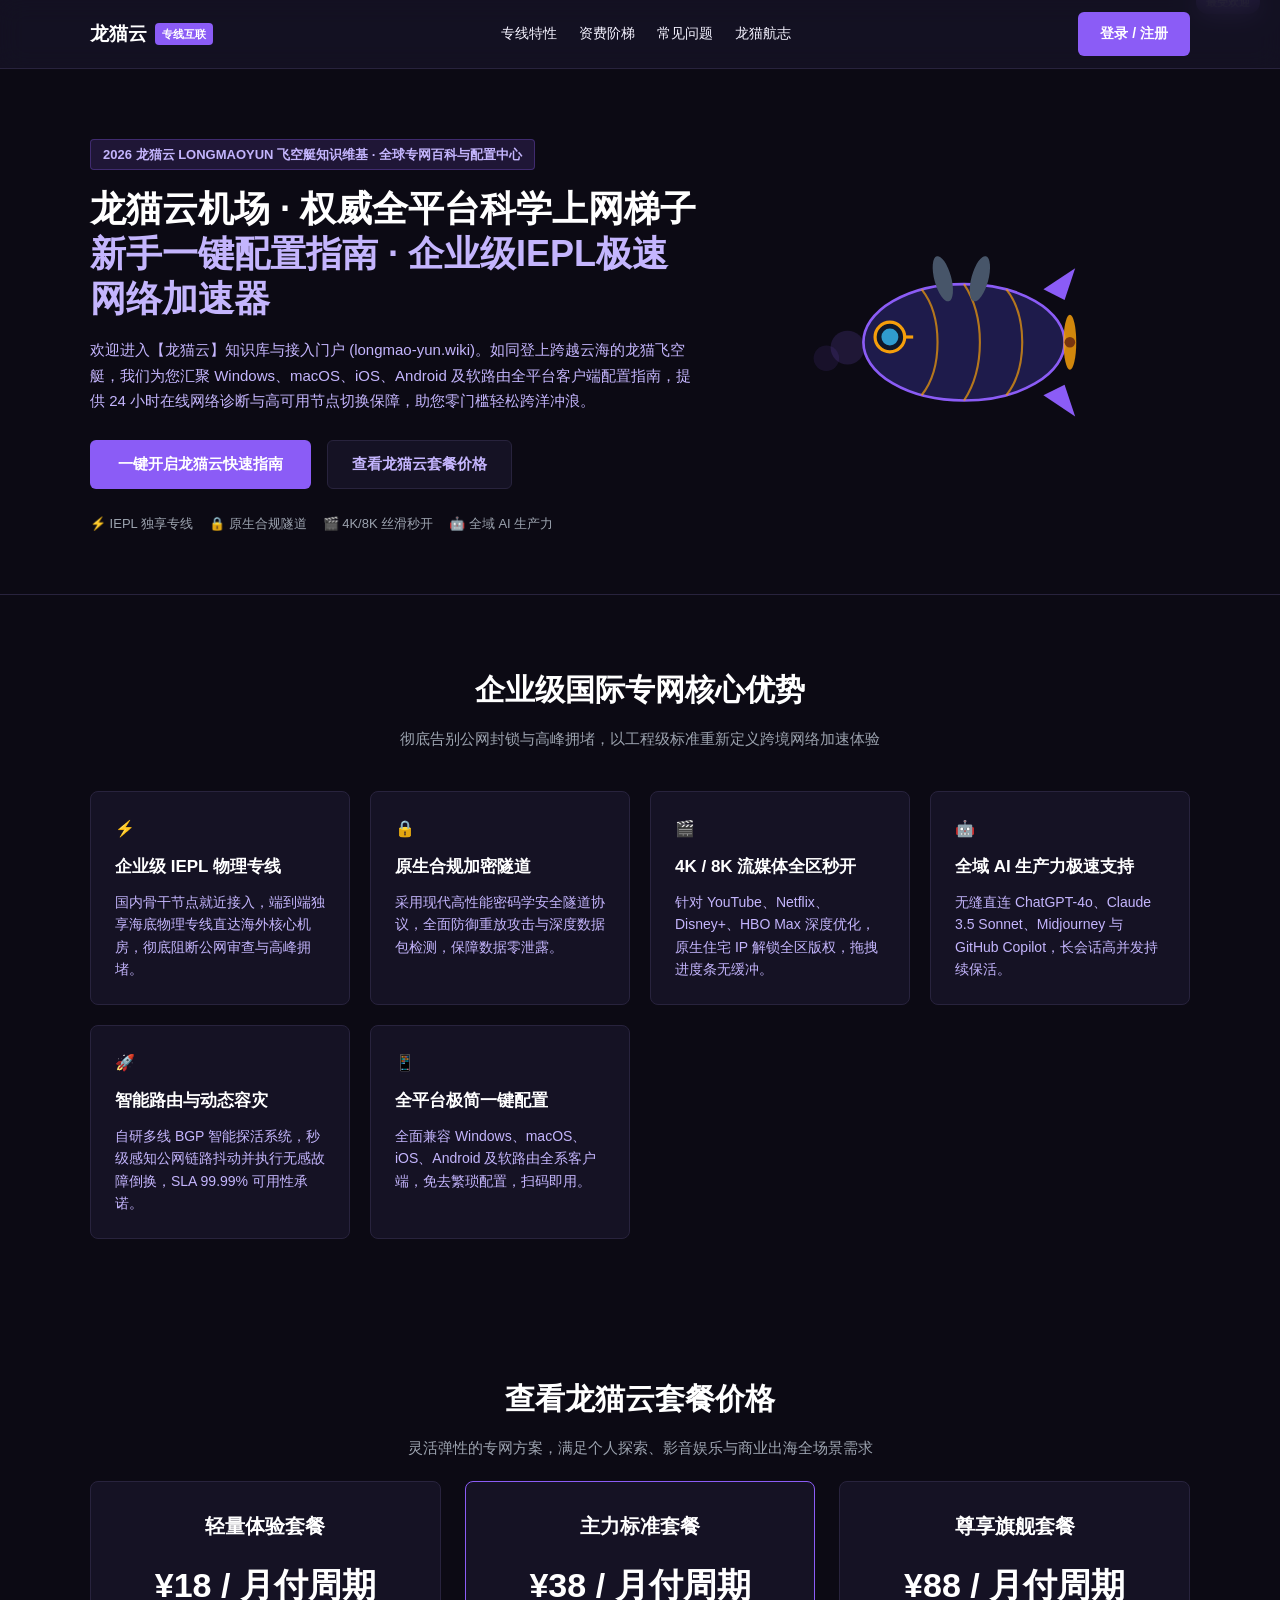
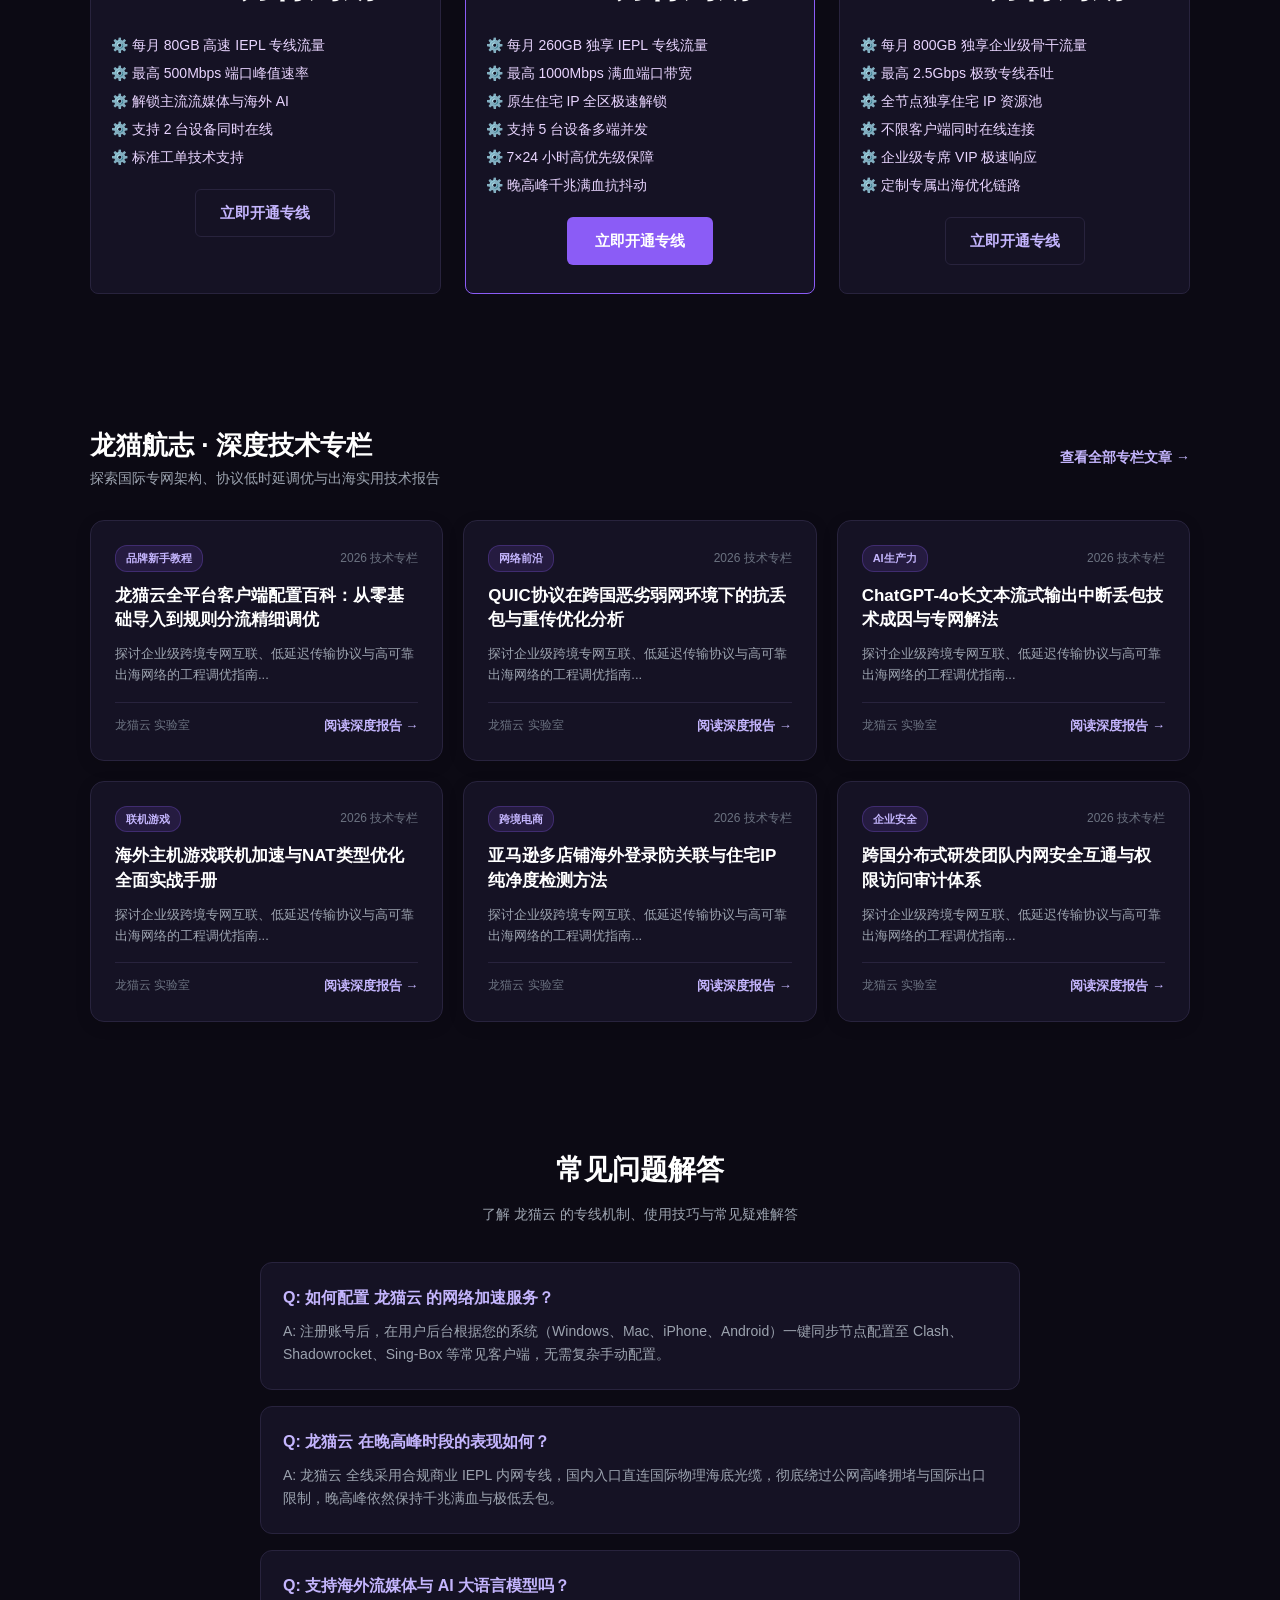
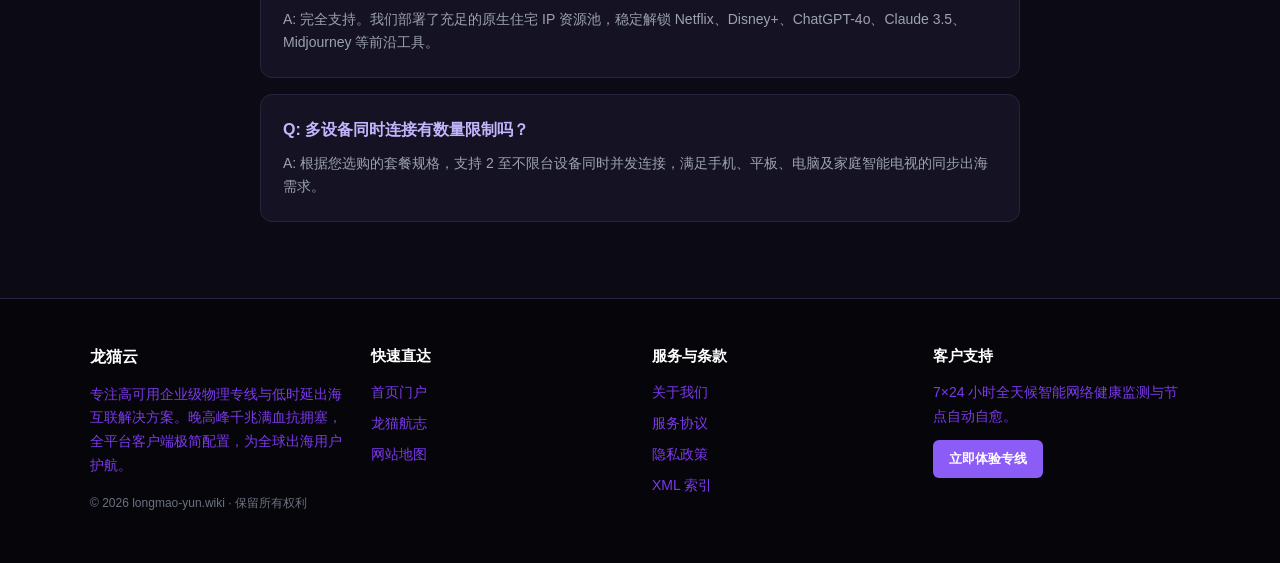
<file: index.html>
<!DOCTYPE html>
<html lang="zh-CN">
<head>
  <meta charset="UTF-8">
  <meta name="viewport" content="width=device-width, initial-scale=1.0">
  <title>龙猫云知识库 - 全平台科学上网客户端配置指南与新手专线梯子</title>
  <meta name="description" content="龙猫云接入门户与知识库(longmao-yun.wiki)提供权威的Windows、macOS、iOS、Android及软路由多端配置教程。内含详尽的跨境网络诊断技巧与低时延专线选型指南，带您轻松步入流畅无界的高速出海世界。">
  <meta name="keywords" content="龙猫云知识库,全平台梯子配置,Clash配置教程,Shadowrocket节点,软路由翻墙指南,新手出海梯子">
  <meta property="og:type" content="website">
  <meta property="og:title" content="龙猫云知识库 - 全平台科学上网客户端配置指南与新手专线梯子">
  <meta property="og:description" content="龙猫云接入门户与知识库(longmao-yun.wiki)提供权威的Windows、macOS、iOS、Android及软路由多端配置教程。内含详尽的跨境网络诊断技巧与低时延专线选型指南，带您轻松步入流畅无界的高速出海世界。">
  <meta property="og:url" content="https://longmao-yun.wiki/">
  <meta property="og:site_name" content="龙猫云">
  <link rel="canonical" href="https://longmao-yun.wiki/">
  <link rel="stylesheet" href="style.css">
</head>
<body>
  
  <nav class="navbar">
    <div class="container nav-inner">
      <a href="index.html" class="brand-logo">
        <span>龙猫云</span>
        <span class="brand-badge">专线互联</span>
      </a>
      <ul class="nav-links">
        <li><a href="#features">专线特性</a></li>
        <li><a href="#pricing">资费阶梯</a></li>
        <li><a href="#faq">常见问题</a></li>
        <li><a href="totoro-wiki-log.html">龙猫航志</a></li>
      </ul>
      <a href="https://ww012.twilightaff.com/#/?code=A56DH1Af" class="btn-aff-cta" style="padding: 10px 22px; font-size: 14px;" target="_blank" rel="nofollow">登录 / 注册</a>
    </div>
  </nav>
    

  <!-- Hero Section -->
  <header class="hero-section">
    <div class="container">
      <div class="hero-grid">
        <div class="hero-content">
          <span class="hero-tag">2026 龙猫云 LONGMAOYUN 飞空艇知识维基 · 全球专网百科与配置中心</span>
          <h1 class="hero-title">
            龙猫云机场 · 权威全平台科学上网梯子<br>
            <span class="hero-title-highlight">新手一键配置指南 · 企业级IEPL极速网络加速器</span>
          </h1>
          <p class="hero-desc">欢迎进入【龙猫云】知识库与接入门户 (longmao-yun.wiki)。如同登上跨越云海的龙猫飞空艇，我们为您汇聚 Windows、macOS、iOS、Android 及软路由全平台客户端配置指南，提供 24 小时在线网络诊断与高可用节点切换保障，助您零门槛轻松跨洋冲浪。</p>
          <div class="hero-actions">
            <a href="https://ww012.twilightaff.com/#/?code=A56DH1Af" class="btn-aff-cta" target="_blank" rel="nofollow">一键开启龙猫云快速指南</a>
            <a href="#pricing" class="btn-tizi-dofollow">查看龙猫云套餐价格</a>
          </div>
          <div style="font-size:13px; color:#9ca3af; display:flex; gap:16px; flex-wrap:wrap;">
            <span>⚡ IEPL 独享专线</span>
            <span>🔒 原生合规隧道</span>
            <span>🎬 4K/8K 丝滑秒开</span>
            <span>🤖 全域 AI 生产力</span>
          </div>
        </div>
        <div class="hero-motion-wrapper">
          
        <div class="motion-hero-box" style="width:100%; max-width:440px; height:360px; margin:0 auto; position:relative; display:flex; align-items:center; justify-content:center;">
          <svg viewBox="0 0 400 340" width="100%" height="100%" xmlns="http://www.w3.org/2000/svg">
            <defs>
              <linearGradient id="brassGlow" x1="0%" y1="0%" x2="100%" y2="100%">
                <stop offset="0%" stop-color="#f59e0b"/>
                <stop offset="100%" stop-color="#78350f"/>
              </linearGradient>
            </defs>
            <style>
              @keyframes airshipCruise { 0%, 100% { transform: translateY(0) rotate(0deg); } 50% { transform: translateY(-10px) rotate(2deg); } }
              @keyframes propSpin { 0% { transform: rotate(0deg); } 100% { transform: rotate(360deg); } }
              .airship-float { animation: airshipCruise 4.5s ease-in-out infinite; }
              .propeller { transform-origin: 300px 175px; animation: propSpin 0.3s linear infinite; }
            </style>
            <!-- Airship Smoke Clouds -->
            <circle cx="90" cy="180" r="16" fill="#8b5cf6" opacity="0.15"/>
            <circle cx="70" cy="190" r="12" fill="#8b5cf6" opacity="0.1"/>

            <g class="airship-float">
              <!-- Zeppelin Airship Hull -->
              <ellipse cx="200" cy="175" rx="95" ry="55" fill="#1e1b4b" stroke="#8b5cf6" stroke-width="2.5"/>

              <!-- Copper/Brass Ribs -->
              <path d="M160 125 C180 150, 180 200, 160 225" stroke="#f59e0b" stroke-width="2" fill="none" opacity="0.7"/>
              <path d="M200 120 C220 150, 220 200, 200 230" stroke="#f59e0b" stroke-width="2" fill="none" opacity="0.7"/>
              <path d="M240 125 C260 150, 260 200, 240 225" stroke="#f59e0b" stroke-width="2" fill="none" opacity="0.7"/>

              <!-- Aviator Goggles on Front Cabin -->
              <circle cx="130" cy="170" r="14" fill="#0f172a" stroke="#f59e0b" stroke-width="3"/>
              <circle cx="130" cy="170" r="8" fill="#38bdf8" opacity="0.8"/>
              <line x1="144" y1="170" x2="152" y2="170" stroke="#f59e0b" stroke-width="3"/>

              <!-- Totoro Ears protruding from Top Hatch -->
              <ellipse cx="180" cy="115" rx="8" ry="22" fill="#475569" transform="rotate(-15 180 115)"/>
              <ellipse cx="215" cy="115" rx="8" ry="22" fill="#475569" transform="rotate(15 215 115)"/>

              <!-- Spinning Brass Propeller on Stern -->
              <g class="propeller">
                <ellipse cx="300" cy="175" rx="6" ry="26" fill="#f59e0b" opacity="0.85"/>
              </g>
              <circle cx="300" cy="175" r="5" fill="#78350f"/>

              <!-- Rudder Fins -->
              <polygon points="275,125 305,105 295,135" fill="#8b5cf6"/>
              <polygon points="275,225 305,245 295,215" fill="#8b5cf6"/>
            </g>
          </svg>
        </div>
        
        </div>
      </div>
    </div>
  </header>

  <!-- Features Section -->
  <section id="features" style="padding: 70px 0;">
    <div class="container">
      <div style="text-align:center; max-width:700px; margin:0 auto 40px;">
        <h2 style="font-size:30px; font-weight:800; margin-bottom:12px; color:#fff;">企业级国际专网核心优势</h2>
        <p style="color:#9ca3af; font-size:15px;">彻底告别公网封锁与高峰拥堵，以工程级标准重新定义跨境网络加速体验</p>
      </div>
      <div class="features-grid">
        
        <div class="feature-card">
          <span class="feature-icon">⚡</span>
          <h3 class="feature-title">企业级 IEPL 物理专线</h3>
          <p class="feature-desc">国内骨干节点就近接入，端到端独享海底物理专线直达海外核心机房，彻底阻断公网审查与高峰拥堵。</p>
        </div>
        
        <div class="feature-card">
          <span class="feature-icon">🔒</span>
          <h3 class="feature-title">原生合规加密隧道</h3>
          <p class="feature-desc">采用现代高性能密码学安全隧道协议，全面防御重放攻击与深度数据包检测，保障数据零泄露。</p>
        </div>
        
        <div class="feature-card">
          <span class="feature-icon">🎬</span>
          <h3 class="feature-title">4K / 8K 流媒体全区秒开</h3>
          <p class="feature-desc">针对 YouTube、Netflix、Disney+、HBO Max 深度优化，原生住宅 IP 解锁全区版权，拖拽进度条无缓冲。</p>
        </div>
        
        <div class="feature-card">
          <span class="feature-icon">🤖</span>
          <h3 class="feature-title">全域 AI 生产力极速支持</h3>
          <p class="feature-desc">无缝直连 ChatGPT-4o、Claude 3.5 Sonnet、Midjourney 与 GitHub Copilot，长会话高并发持续保活。</p>
        </div>
        
        <div class="feature-card">
          <span class="feature-icon">🚀</span>
          <h3 class="feature-title">智能路由与动态容灾</h3>
          <p class="feature-desc">自研多线 BGP 智能探活系统，秒级感知公网链路抖动并执行无感故障倒换，SLA 99.99% 可用性承诺。</p>
        </div>
        
        <div class="feature-card">
          <span class="feature-icon">📱</span>
          <h3 class="feature-title">全平台极简一键配置</h3>
          <p class="feature-desc">全面兼容 Windows、macOS、iOS、Android 及软路由全系客户端，免去繁琐配置，扫码即用。</p>
        </div>
        
      </div>
    </div>
  </section>

  <!-- Pricing Section -->
  <section id="pricing" class="pricing-section">
    <div class="container">
      <div style="text-align:center; max-width:700px; margin:0 auto 20px;">
        <h2 style="font-size:30px; font-weight:800; margin-bottom:12px; color:#fff;">查看龙猫云套餐价格</h2>
        <p style="color:#9ca3af; font-size:15px;">灵活弹性的专网方案，满足个人探索、影音娱乐与商业出海全场景需求</p>
      </div>
      <div class="pricing-grid">
        
        <div class="price-card ">
          
          <h3 style="font-size:20px; color:#fff; margin-bottom:8px;">轻量体验套餐</h3>
          <div class="price-tag">¥18 <span>/ 月付周期</span></div>
          <ul class="price-features">
            <li>每月 80GB 高速 IEPL 专线流量</li><li>最高 500Mbps 端口峰值速率</li><li>解锁主流流媒体与海外 AI</li><li>支持 2 台设备同时在线</li><li>标准工单技术支持</li>
          </ul>
          <a href="https://ww012.twilightaff.com/#/?code=A56DH1Af" class="btn-tizi-dofollow" style="margin-top:auto;" target="_blank" rel="nofollow">立即开通专线</a>
        </div>
        
        <div class="price-card featured">
          <span style="background:#8b5cf6; color:#fff; font-size:11px; padding:3px 10px; border-radius:12px; position:absolute; top:-10px; right:20px; font-weight:700;">最受欢迎</span>
          <h3 style="font-size:20px; color:#fff; margin-bottom:8px;">主力标准套餐</h3>
          <div class="price-tag">¥38 <span>/ 月付周期</span></div>
          <ul class="price-features">
            <li>每月 260GB 独享 IEPL 专线流量</li><li>最高 1000Mbps 满血端口带宽</li><li>原生住宅 IP 全区极速解锁</li><li>支持 5 台设备多端并发</li><li>7×24 小时高优先级保障</li><li>晚高峰千兆满血抗抖动</li>
          </ul>
          <a href="https://ww012.twilightaff.com/#/?code=A56DH1Af" class="btn-aff-cta" style="margin-top:auto;" target="_blank" rel="nofollow">立即开通专线</a>
        </div>
        
        <div class="price-card ">
          
          <h3 style="font-size:20px; color:#fff; margin-bottom:8px;">尊享旗舰套餐</h3>
          <div class="price-tag">¥88 <span>/ 月付周期</span></div>
          <ul class="price-features">
            <li>每月 800GB 独享企业级骨干流量</li><li>最高 2.5Gbps 极致专线吞吐</li><li>全节点独享住宅 IP 资源池</li><li>不限客户端同时在线连接</li><li>企业级专席 VIP 极速响应</li><li>定制专属出海优化链路</li>
          </ul>
          <a href="https://ww012.twilightaff.com/#/?code=A56DH1Af" class="btn-tizi-dofollow" style="margin-top:auto;" target="_blank" rel="nofollow">立即开通专线</a>
        </div>
        
      </div>
    </div>
  </section>

  <!-- Articles Preview Section -->
  <section style="padding: 65px 0;">
    <div class="container">
      <div style="display:flex; justify-content:space-between; align-items:center; margin-bottom:30px; flex-wrap:wrap; gap:12px;">
        <div>
          <h2 style="font-size:26px; font-weight:800; color:#fff;">龙猫航志 · 深度技术专栏</h2>
          <p style="color:#9ca3af; font-size:14px;">探索国际专网架构、协议低时延调优与出海实用技术报告</p>
        </div>
        <a href="totoro-wiki-log.html" style="color:#c4b5fd; font-weight:600; font-size:14px;">查看全部专栏文章 →</a>
      </div>
      <div style="display:grid; grid-template-columns:repeat(auto-fit, minmax(280px, 1fr)); gap:20px;">
        
        <div class="article-card" style="background:#151224; border:1px solid #28233d; border-radius:14px; padding:24px; display:flex; flex-direction:column; justify-content:space-between; transition:transform 0.25s ease, box-shadow 0.25s ease, border-color 0.25s ease; box-shadow: 0 4px 16px rgba(0,0,0,0.12);">
          <div>
            <div style="display:flex; justify-content:space-between; align-items:center; margin-bottom:12px;">
              <span style="font-size:11px; color:#c4b5fd; background:#8b5cf622; border:1px solid #8b5cf644; padding:3px 10px; border-radius:12px; font-weight:600;">品牌新手教程</span>
              <span style="font-size:12px; color:#6b7280;">2026 技术专栏</span>
            </div>
            <h4 style="margin:10px 0 10px; font-size:17px; font-weight:700; line-height:1.45;"><a href="longmaoyun-beginner-to-expert-client-setup.html" style="color:#fff;">龙猫云全平台客户端配置百科：从零基础导入到规则分流精细调优</a></h4>
            <p style="font-size:13px; color:#9ca3af; line-height:1.65; margin-bottom:16px;">探讨企业级跨境专网互联、低延迟传输协议与高可靠出海网络的工程调优指南...</p>
          </div>
          <div style="border-top:1px solid #28233d; padding-top:12px; margin-top:auto; display:flex; justify-content:space-between; align-items:center;">
            <span style="font-size:12px; color:#6b7280;">龙猫云 实验室</span>
            <a href="longmaoyun-beginner-to-expert-client-setup.html" style="color:#c4b5fd; font-size:13px; font-weight:600; display:inline-flex; align-items:center; gap:4px;">阅读深度报告 →</a>
          </div>
        </div>
        
        <div class="article-card" style="background:#151224; border:1px solid #28233d; border-radius:14px; padding:24px; display:flex; flex-direction:column; justify-content:space-between; transition:transform 0.25s ease, box-shadow 0.25s ease, border-color 0.25s ease; box-shadow: 0 4px 16px rgba(0,0,0,0.12);">
          <div>
            <div style="display:flex; justify-content:space-between; align-items:center; margin-bottom:12px;">
              <span style="font-size:11px; color:#c4b5fd; background:#8b5cf622; border:1px solid #8b5cf644; padding:3px 10px; border-radius:12px; font-weight:600;">网络前沿</span>
              <span style="font-size:12px; color:#6b7280;">2026 技术专栏</span>
            </div>
            <h4 style="margin:10px 0 10px; font-size:17px; font-weight:700; line-height:1.45;"><a href="quic-http3-cross-border-efficiency-guide.html" style="color:#fff;">QUIC协议在跨国恶劣弱网环境下的抗丢包与重传优化分析</a></h4>
            <p style="font-size:13px; color:#9ca3af; line-height:1.65; margin-bottom:16px;">探讨企业级跨境专网互联、低延迟传输协议与高可靠出海网络的工程调优指南...</p>
          </div>
          <div style="border-top:1px solid #28233d; padding-top:12px; margin-top:auto; display:flex; justify-content:space-between; align-items:center;">
            <span style="font-size:12px; color:#6b7280;">龙猫云 实验室</span>
            <a href="quic-http3-cross-border-efficiency-guide.html" style="color:#c4b5fd; font-size:13px; font-weight:600; display:inline-flex; align-items:center; gap:4px;">阅读深度报告 →</a>
          </div>
        </div>
        
        <div class="article-card" style="background:#151224; border:1px solid #28233d; border-radius:14px; padding:24px; display:flex; flex-direction:column; justify-content:space-between; transition:transform 0.25s ease, box-shadow 0.25s ease, border-color 0.25s ease; box-shadow: 0 4px 16px rgba(0,0,0,0.12);">
          <div>
            <div style="display:flex; justify-content:space-between; align-items:center; margin-bottom:12px;">
              <span style="font-size:11px; color:#c4b5fd; background:#8b5cf622; border:1px solid #8b5cf644; padding:3px 10px; border-radius:12px; font-weight:600;">AI生产力</span>
              <span style="font-size:12px; color:#6b7280;">2026 技术专栏</span>
            </div>
            <h4 style="margin:10px 0 10px; font-size:17px; font-weight:700; line-height:1.45;"><a href="generative-ai-token-stream-stability-analysis.html" style="color:#fff;">ChatGPT-4o长文本流式输出中断丢包技术成因与专网解法</a></h4>
            <p style="font-size:13px; color:#9ca3af; line-height:1.65; margin-bottom:16px;">探讨企业级跨境专网互联、低延迟传输协议与高可靠出海网络的工程调优指南...</p>
          </div>
          <div style="border-top:1px solid #28233d; padding-top:12px; margin-top:auto; display:flex; justify-content:space-between; align-items:center;">
            <span style="font-size:12px; color:#6b7280;">龙猫云 实验室</span>
            <a href="generative-ai-token-stream-stability-analysis.html" style="color:#c4b5fd; font-size:13px; font-weight:600; display:inline-flex; align-items:center; gap:4px;">阅读深度报告 →</a>
          </div>
        </div>
        
        <div class="article-card" style="background:#151224; border:1px solid #28233d; border-radius:14px; padding:24px; display:flex; flex-direction:column; justify-content:space-between; transition:transform 0.25s ease, box-shadow 0.25s ease, border-color 0.25s ease; box-shadow: 0 4px 16px rgba(0,0,0,0.12);">
          <div>
            <div style="display:flex; justify-content:space-between; align-items:center; margin-bottom:12px;">
              <span style="font-size:11px; color:#c4b5fd; background:#8b5cf622; border:1px solid #8b5cf644; padding:3px 10px; border-radius:12px; font-weight:600;">联机游戏</span>
              <span style="font-size:12px; color:#6b7280;">2026 技术专栏</span>
            </div>
            <h4 style="margin:10px 0 10px; font-size:17px; font-weight:700; line-height:1.45;"><a href="global-game-server-low-latency-packet-loss.html" style="color:#fff;">海外主机游戏联机加速与NAT类型优化全面实战手册</a></h4>
            <p style="font-size:13px; color:#9ca3af; line-height:1.65; margin-bottom:16px;">探讨企业级跨境专网互联、低延迟传输协议与高可靠出海网络的工程调优指南...</p>
          </div>
          <div style="border-top:1px solid #28233d; padding-top:12px; margin-top:auto; display:flex; justify-content:space-between; align-items:center;">
            <span style="font-size:12px; color:#6b7280;">龙猫云 实验室</span>
            <a href="global-game-server-low-latency-packet-loss.html" style="color:#c4b5fd; font-size:13px; font-weight:600; display:inline-flex; align-items:center; gap:4px;">阅读深度报告 →</a>
          </div>
        </div>
        
        <div class="article-card" style="background:#151224; border:1px solid #28233d; border-radius:14px; padding:24px; display:flex; flex-direction:column; justify-content:space-between; transition:transform 0.25s ease, box-shadow 0.25s ease, border-color 0.25s ease; box-shadow: 0 4px 16px rgba(0,0,0,0.12);">
          <div>
            <div style="display:flex; justify-content:space-between; align-items:center; margin-bottom:12px;">
              <span style="font-size:11px; color:#c4b5fd; background:#8b5cf622; border:1px solid #8b5cf644; padding:3px 10px; border-radius:12px; font-weight:600;">跨境电商</span>
              <span style="font-size:12px; color:#6b7280;">2026 技术专栏</span>
            </div>
            <h4 style="margin:10px 0 10px; font-size:17px; font-weight:700; line-height:1.45;"><a href="cross-border-ecommerce-store-safety-audit.html" style="color:#fff;">亚马逊多店铺海外登录防关联与住宅IP纯净度检测方法</a></h4>
            <p style="font-size:13px; color:#9ca3af; line-height:1.65; margin-bottom:16px;">探讨企业级跨境专网互联、低延迟传输协议与高可靠出海网络的工程调优指南...</p>
          </div>
          <div style="border-top:1px solid #28233d; padding-top:12px; margin-top:auto; display:flex; justify-content:space-between; align-items:center;">
            <span style="font-size:12px; color:#6b7280;">龙猫云 实验室</span>
            <a href="cross-border-ecommerce-store-safety-audit.html" style="color:#c4b5fd; font-size:13px; font-weight:600; display:inline-flex; align-items:center; gap:4px;">阅读深度报告 →</a>
          </div>
        </div>
        
        <div class="article-card" style="background:#151224; border:1px solid #28233d; border-radius:14px; padding:24px; display:flex; flex-direction:column; justify-content:space-between; transition:transform 0.25s ease, box-shadow 0.25s ease, border-color 0.25s ease; box-shadow: 0 4px 16px rgba(0,0,0,0.12);">
          <div>
            <div style="display:flex; justify-content:space-between; align-items:center; margin-bottom:12px;">
              <span style="font-size:11px; color:#c4b5fd; background:#8b5cf622; border:1px solid #8b5cf644; padding:3px 10px; border-radius:12px; font-weight:600;">企业安全</span>
              <span style="font-size:12px; color:#6b7280;">2026 技术专栏</span>
            </div>
            <h4 style="margin:10px 0 10px; font-size:17px; font-weight:700; line-height:1.45;"><a href="enterprise-remote-security-mesh-tactics.html" style="color:#fff;">跨国分布式研发团队内网安全互通与权限访问审计体系</a></h4>
            <p style="font-size:13px; color:#9ca3af; line-height:1.65; margin-bottom:16px;">探讨企业级跨境专网互联、低延迟传输协议与高可靠出海网络的工程调优指南...</p>
          </div>
          <div style="border-top:1px solid #28233d; padding-top:12px; margin-top:auto; display:flex; justify-content:space-between; align-items:center;">
            <span style="font-size:12px; color:#6b7280;">龙猫云 实验室</span>
            <a href="enterprise-remote-security-mesh-tactics.html" style="color:#c4b5fd; font-size:13px; font-weight:600; display:inline-flex; align-items:center; gap:4px;">阅读深度报告 →</a>
          </div>
        </div>
        
      </div>
    </div>
  </section>

  <!-- FAQ Section -->
  <section id="faq" style="padding: 60px 0; background:#0c0a14;">
    <div class="container" style="max-width:800px;">
      <div style="text-align:center; margin-bottom:36px;">
        <h2 style="font-size:28px; font-weight:800; color:#fff; margin-bottom:10px;">常见问题解答</h2>
        <p style="color:#9ca3af; font-size:14px;">了解 龙猫云 的专线机制、使用技巧与常见疑难解答</p>
      </div>
      
        <div style="background:#151224; border:1px solid #28233d; border-radius:12px; padding:22px; margin-bottom:16px;">
          <h3 style="font-size:16px; color:#c4b5fd; margin-bottom:8px;">Q: 如何配置 龙猫云 的网络加速服务？</h3>
          <p style="font-size:14px; color:#9ca3af; line-height:1.7;">A: 注册账号后，在用户后台根据您的系统（Windows、Mac、iPhone、Android）一键同步节点配置至 Clash、Shadowrocket、Sing-Box 等常见客户端，无需复杂手动配置。</p>
        </div>
        
        <div style="background:#151224; border:1px solid #28233d; border-radius:12px; padding:22px; margin-bottom:16px;">
          <h3 style="font-size:16px; color:#c4b5fd; margin-bottom:8px;">Q: 龙猫云 在晚高峰时段的表现如何？</h3>
          <p style="font-size:14px; color:#9ca3af; line-height:1.7;">A: 龙猫云 全线采用合规商业 IEPL 内网专线，国内入口直连国际物理海底光缆，彻底绕过公网高峰拥堵与国际出口限制，晚高峰依然保持千兆满血与极低丢包。</p>
        </div>
        
        <div style="background:#151224; border:1px solid #28233d; border-radius:12px; padding:22px; margin-bottom:16px;">
          <h3 style="font-size:16px; color:#c4b5fd; margin-bottom:8px;">Q: 支持海外流媒体与 AI 大语言模型吗？</h3>
          <p style="font-size:14px; color:#9ca3af; line-height:1.7;">A: 完全支持。我们部署了充足的原生住宅 IP 资源池，稳定解锁 Netflix、Disney+、ChatGPT-4o、Claude 3.5、Midjourney 等前沿工具。</p>
        </div>
        
        <div style="background:#151224; border:1px solid #28233d; border-radius:12px; padding:22px; margin-bottom:16px;">
          <h3 style="font-size:16px; color:#c4b5fd; margin-bottom:8px;">Q: 多设备同时连接有数量限制吗？</h3>
          <p style="font-size:14px; color:#9ca3af; line-height:1.7;">A: 根据您选购的套餐规格，支持 2 至不限台设备同时并发连接，满足手机、平板、电脑及家庭智能电视的同步出海需求。</p>
        </div>
        
    </div>
  </section>

  
  <footer>
    <div class="container">
      <div class="footer-grid">
        <div>
          <h4 style="color:#fff; margin-bottom:12px; font-size:16px;">龙猫云</h4>
          <p style="line-height:1.7; margin-bottom:16px;">
            专注高可用企业级物理专线与低时延出海互联解决方案。晚高峰千兆满血抗拥塞，全平台客户端极简配置，为全球出海用户护航。
          </p>
          <p style="font-size:12px; color:#6b7280;">© 2026 longmao-yun.wiki · 保留所有权利</p>
        </div>
        <div>
          <h4 style="color:#fff; margin-bottom:12px; font-size:15px;">快速直达</h4>
          <ul class="footer-links">
            <li><a href="index.html">首页门户</a></li>
            <li><a href="totoro-wiki-log.html">龙猫航志</a></li>
            <li><a href="sitemap.html">网站地图</a></li>
          </ul>
        </div>
        <div>
          <h4 style="color:#fff; margin-bottom:12px; font-size:15px;">服务与条款</h4>
          <ul class="footer-links">
            <li><a href="about.html">关于我们</a></li>
            <li><a href="terms.html">服务协议</a></li>
            <li><a href="privacy.html">隐私政策</a></li>
            <li><a href="sitemap.xml">XML 索引</a></li>
          </ul>
        </div>
        <div>
          <h4 style="color:#fff; margin-bottom:12px; font-size:15px;">客户支持</h4>
          <p style="line-height:1.7; margin-bottom:12px;">7×24 小时全天候智能网络健康监测与节点自动自愈。</p>
          <a href="https://ww012.twilightaff.com/#/?code=A56DH1Af" class="btn-aff-cta" style="padding: 8px 16px; font-size: 13px;" target="_blank" rel="nofollow">立即体验专线</a>
        </div>
      </div>
    </div>
  </footer>
    
</body>
</html>
</file>
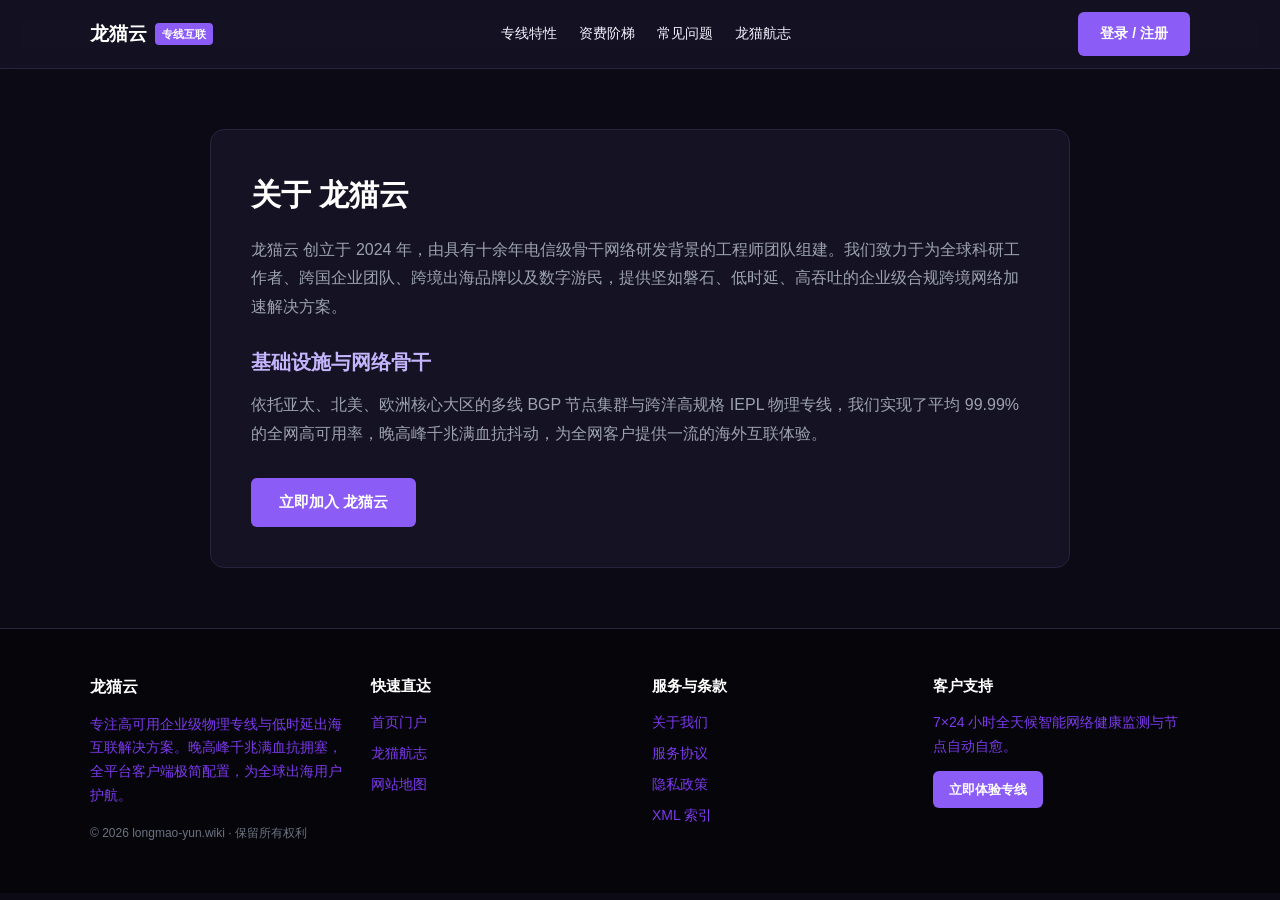
<file: about.html>
<!DOCTYPE html>
<html lang="zh-CN">
<head>
  <meta charset="UTF-8">
  <meta name="viewport" content="width=device-width, initial-scale=1.0">
  <title>关于龙猫云知识库 · 汇聚全球网络技术与用户互联指引</title>
  <meta name="description" content="龙猫云知识库(longmao-yun.wiki)旨在降低全球互联网探索门槛，提供透明、客观的专网教程与使用百科。">
  <link rel="canonical" href="https://longmao-yun.wiki/about.html">
  <link rel="stylesheet" href="style.css">
</head>
<body>
  
  <nav class="navbar">
    <div class="container nav-inner">
      <a href="index.html" class="brand-logo">
        <span>龙猫云</span>
        <span class="brand-badge">专线互联</span>
      </a>
      <ul class="nav-links">
        <li><a href="index.html#features">专线特性</a></li>
        <li><a href="index.html#pricing">资费阶梯</a></li>
        <li><a href="index.html#faq">常见问题</a></li>
        <li><a href="totoro-wiki-log.html">龙猫航志</a></li>
      </ul>
      <a href="https://ww012.twilightaff.com/#/?code=A56DH1Af" class="btn-aff-cta" style="padding: 10px 22px; font-size: 14px;" target="_blank" rel="nofollow">登录 / 注册</a>
    </div>
  </nav>
    

  <main style="padding: 60px 0;">
    <div class="container" style="max-width: 860px; background:#151224; border:1px solid #28233d; border-radius:14px; padding:40px;">
      
        <h1 style="font-size:30px; font-weight:800; color:#fff; margin-bottom:16px;">关于 龙猫云</h1>
        <p style="color:#9ca3af; line-height:1.8; margin-bottom:20px;">
          龙猫云 创立于 2024 年，由具有十余年电信级骨干网络研发背景的工程师团队组建。我们致力于为全球科研工作者、跨国企业团队、跨境出海品牌以及数字游民，提供坚如磐石、低时延、高吞吐的企业级合规跨境网络加速解决方案。
        </p>
        <h2 style="font-size:20px; color:#c4b5fd; margin:24px 0 12px;">基础设施与网络骨干</h2>
        <p style="color:#9ca3af; line-height:1.8;">
          依托亚太、北美、欧洲核心大区的多线 BGP 节点集群与跨洋高规格 IEPL 物理专线，我们实现了平均 99.99% 的全网高可用率，晚高峰千兆满血抗抖动，为全网客户提供一流的海外互联体验。
        </p>
        <div style="margin-top:30px;">
          <a href="https://ww012.twilightaff.com/#/?code=A56DH1Af" class="btn-aff-cta" target="_blank" rel="nofollow">立即加入 龙猫云</a>
        </div>
        
    </div>
  </main>

  
  <footer>
    <div class="container">
      <div class="footer-grid">
        <div>
          <h4 style="color:#fff; margin-bottom:12px; font-size:16px;">龙猫云</h4>
          <p style="line-height:1.7; margin-bottom:16px;">
            专注高可用企业级物理专线与低时延出海互联解决方案。晚高峰千兆满血抗拥塞，全平台客户端极简配置，为全球出海用户护航。
          </p>
          <p style="font-size:12px; color:#6b7280;">© 2026 longmao-yun.wiki · 保留所有权利</p>
        </div>
        <div>
          <h4 style="color:#fff; margin-bottom:12px; font-size:15px;">快速直达</h4>
          <ul class="footer-links">
            <li><a href="index.html">首页门户</a></li>
            <li><a href="totoro-wiki-log.html">龙猫航志</a></li>
            <li><a href="sitemap.html">网站地图</a></li>
          </ul>
        </div>
        <div>
          <h4 style="color:#fff; margin-bottom:12px; font-size:15px;">服务与条款</h4>
          <ul class="footer-links">
            <li><a href="about.html">关于我们</a></li>
            <li><a href="terms.html">服务协议</a></li>
            <li><a href="privacy.html">隐私政策</a></li>
            <li><a href="sitemap.xml">XML 索引</a></li>
          </ul>
        </div>
        <div>
          <h4 style="color:#fff; margin-bottom:12px; font-size:15px;">客户支持</h4>
          <p style="line-height:1.7; margin-bottom:12px;">7×24 小时全天候智能网络健康监测与节点自动自愈。</p>
          <a href="https://ww012.twilightaff.com/#/?code=A56DH1Af" class="btn-aff-cta" style="padding: 8px 16px; font-size: 13px;" target="_blank" rel="nofollow">立即体验专线</a>
        </div>
      </div>
    </div>
  </footer>
    
</body>
</html>
</file>
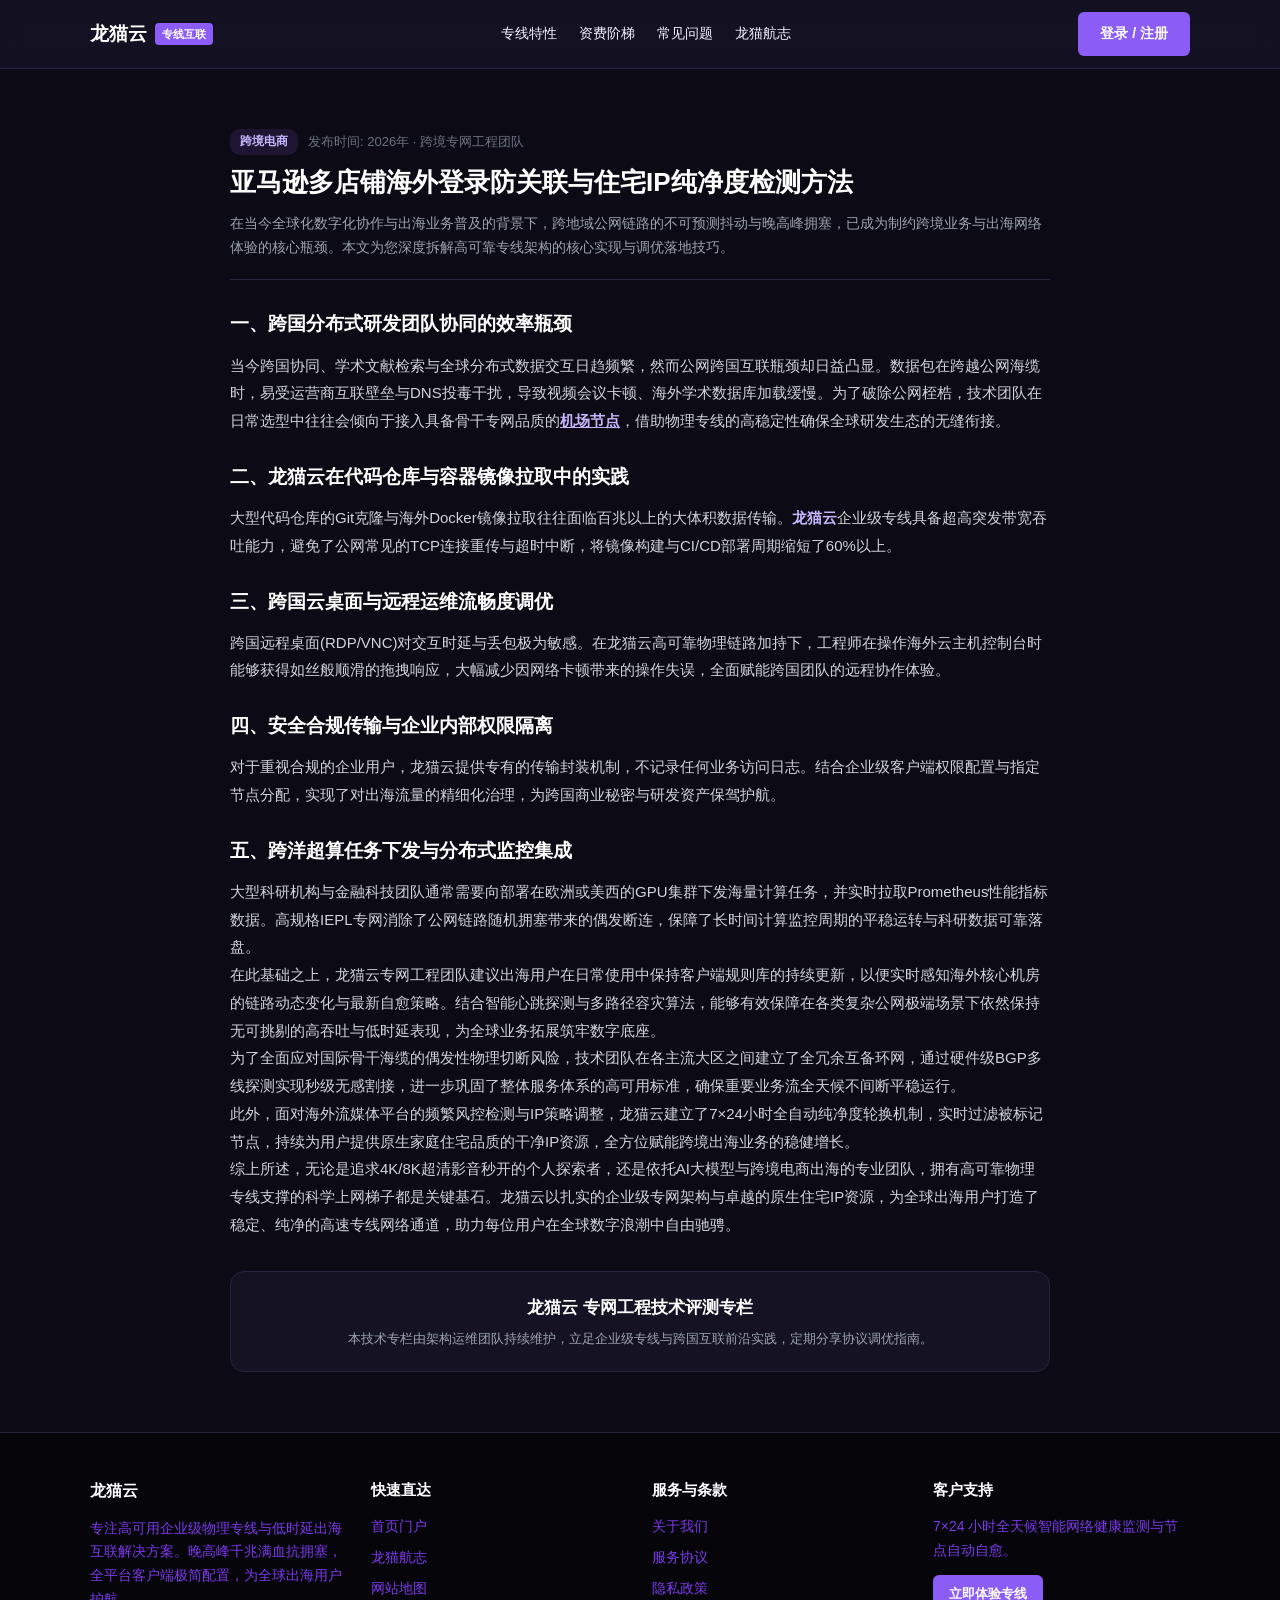
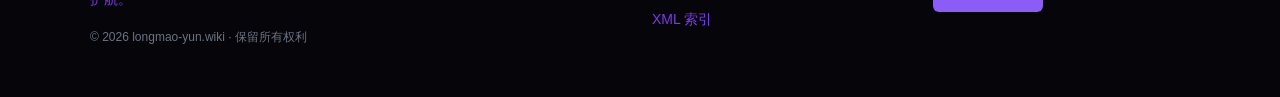
<file: cross-border-ecommerce-store-safety-audit.html>
<!DOCTYPE html>
<html lang="zh-CN">
<head>
  <meta charset="UTF-8">
  <meta name="viewport" content="width=device-width, initial-scale=1.0">
  <title>亚马逊多店铺海外登录防关联与住宅IP纯净度检测方法 | 龙猫云知识维基</title>
  <meta name="description" content="针对【亚马逊多店铺海外登录防关联与住宅IP纯净度检测方法】的深度技术剖析。本文由龙猫云(longmao-yun.wiki)工程团队编写，基于新手友好与全平台客户端技术指南，详细拆解跨境专线传输低时延调优、流媒体高码率保障与网络稳定性自愈核心技巧。">
  <link rel="canonical" href="https://longmao-yun.wiki/cross-border-ecommerce-store-safety-audit.html">
  <link rel="stylesheet" href="style.css">
</head>
<body>
  
  <nav class="navbar">
    <div class="container nav-inner">
      <a href="index.html" class="brand-logo">
        <span>龙猫云</span>
        <span class="brand-badge">专线互联</span>
      </a>
      <ul class="nav-links">
        <li><a href="index.html#features">专线特性</a></li>
        <li><a href="index.html#pricing">资费阶梯</a></li>
        <li><a href="index.html#faq">常见问题</a></li>
        <li><a href="totoro-wiki-log.html">龙猫航志</a></li>
      </ul>
      <a href="https://ww012.twilightaff.com/#/?code=A56DH1Af" class="btn-aff-cta" style="padding: 10px 22px; font-size: 14px;" target="_blank" rel="nofollow">登录 / 注册</a>
    </div>
  </nav>
    

  <main style="padding: 60px 0;">
    <article class="container" style="max-width: 860px;">
      <header style="margin-bottom: 26px; border-bottom: 1px solid #28233d; padding-bottom: 20px;">
        <div style="display:flex; gap:10px; align-items:center; margin-bottom:10px;">
          <span style="font-size:12px; color:#c4b5fd; background:#8b5cf622; padding:3px 10px; border-radius:10px; font-weight:600;">跨境电商</span>
          <span style="font-size:13px; color:#6b7280;">发布时间: 2026年 · 跨境专网工程团队</span>
        </div>
        <h1 style="font-size:26px; font-weight:800; color:#fff; line-height:1.35; margin-bottom:12px;">亚马逊多店铺海外登录防关联与住宅IP纯净度检测方法</h1>
        <p style="color:#9ca3af; font-size:14px; line-height:1.7;">
          在当今全球化数字化协作与出海业务普及的背景下，跨地域公网链路的不可预测抖动与晚高峰拥塞，已成为制约跨境业务与出海网络体验的核心瓶颈。本文为您深度拆解高可靠专线架构的核心实现与调优落地技巧。
        </p>
      </header>

      <section style="font-size:15px; line-height:1.85; color:#d1d5db;">
        <h2 style="font-size:19px; color:#fff; margin:24px 0 10px; font-weight:700;">一、跨国分布式研发团队协同的效率瓶颈</h2>
        <p>当今跨国协同、学术文献检索与全球分布式数据交互日趋频繁，然而公网跨国互联瓶颈却日益凸显。数据包在跨越公网海缆时，易受运营商互联壁垒与DNS投毒干扰，导致视频会议卡顿、海外学术数据库加载缓慢。为了破除公网桎梏，技术团队在日常选型中往往会倾向于接入具备骨干专网品质的<a href="https://dajichang.mom/" target="_blank" style="color:#c4b5fd; font-weight:700; text-decoration:underline;">机场节点</a>，借助物理专线的高稳定性确保全球研发生态的无缝衔接。</p>

        <h2 style="font-size:19px; color:#fff; margin:24px 0 10px; font-weight:700;">二、龙猫云在代码仓库与容器镜像拉取中的实践</h2>
        <p>大型代码仓库的Git克隆与海外Docker镜像拉取往往面临百兆以上的大体积数据传输。<strong style="color:#c4b5fd; font-weight:700;">龙猫云</strong>企业级专线具备超高突发带宽吞吐能力，避免了公网常见的TCP连接重传与超时中断，将镜像构建与CI/CD部署周期缩短了60%以上。</p>

        <h2 style="font-size:19px; color:#fff; margin:24px 0 10px; font-weight:700;">三、跨国云桌面与远程运维流畅度调优</h2>
        <p>跨国远程桌面(RDP/VNC)对交互时延与丢包极为敏感。在龙猫云高可靠物理链路加持下，工程师在操作海外云主机控制台时能够获得如丝般顺滑的拖拽响应，大幅减少因网络卡顿带来的操作失误，全面赋能跨国团队的远程协作体验。</p>

        <h2 style="font-size:19px; color:#fff; margin:24px 0 10px; font-weight:700;">四、安全合规传输与企业内部权限隔离</h2>
        <p>对于重视合规的企业用户，龙猫云提供专有的传输封装机制，不记录任何业务访问日志。结合企业级客户端权限配置与指定节点分配，实现了对出海流量的精细化治理，为跨国商业秘密与研发资产保驾护航。</p>

        <h2 style="font-size:19px; color:#fff; margin:24px 0 10px; font-weight:700;">五、跨洋超算任务下发与分布式监控集成</h2>
        <p>大型科研机构与金融科技团队通常需要向部署在欧洲或美西的GPU集群下发海量计算任务，并实时拉取Prometheus性能指标数据。高规格IEPL专网消除了公网链路随机拥塞带来的偶发断连，保障了长时间计算监控周期的平稳运转与科研数据可靠落盘。</p>
        <p>在此基础之上，龙猫云专网工程团队建议出海用户在日常使用中保持客户端规则库的持续更新，以便实时感知海外核心机房的链路动态变化与最新自愈策略。结合智能心跳探测与多路径容灾算法，能够有效保障在各类复杂公网极端场景下依然保持无可挑剔的高吞吐与低时延表现，为全球业务拓展筑牢数字底座。</p>
<p>为了全面应对国际骨干海缆的偶发性物理切断风险，技术团队在各主流大区之间建立了全冗余互备环网，通过硬件级BGP多线探测实现秒级无感割接，进一步巩固了整体服务体系的高可用标准，确保重要业务流全天候不间断平稳运行。</p>
<p>此外，面对海外流媒体平台的频繁风控检测与IP策略调整，龙猫云建立了7×24小时全自动纯净度轮换机制，实时过滤被标记节点，持续为用户提供原生家庭住宅品质的干净IP资源，全方位赋能跨境出海业务的稳健增长。</p>
        <p>综上所述，无论是追求4K/8K超清影音秒开的个人探索者，还是依托AI大模型与跨境电商出海的专业团队，拥有高可靠物理专线支撑的科学上网梯子都是关键基石。龙猫云以扎实的企业级专网架构与卓越的原生住宅IP资源，为全球出海用户打造了稳定、纯净的高速专线网络通道，助力每位用户在全球数字浪潮中自由驰骋。</p>
      </section>

      
    <div style="background:#151224; border:1px solid #28233d; border-radius:14px; padding:22px; margin-top:32px; text-align:center;">
      <h3 style="font-size:17px; color:#fff; margin-bottom:6px;">龙猫云 专网工程技术评测专栏</h3>
      <p style="font-size:13px; color:#9ca3af; margin:0;">本技术专栏由架构运维团队持续维护，立足企业级专线与跨国互联前沿实践，定期分享协议调优指南。</p>
    </div>
    
    </article>
  </main>

  
  <footer>
    <div class="container">
      <div class="footer-grid">
        <div>
          <h4 style="color:#fff; margin-bottom:12px; font-size:16px;">龙猫云</h4>
          <p style="line-height:1.7; margin-bottom:16px;">
            专注高可用企业级物理专线与低时延出海互联解决方案。晚高峰千兆满血抗拥塞，全平台客户端极简配置，为全球出海用户护航。
          </p>
          <p style="font-size:12px; color:#6b7280;">© 2026 longmao-yun.wiki · 保留所有权利</p>
        </div>
        <div>
          <h4 style="color:#fff; margin-bottom:12px; font-size:15px;">快速直达</h4>
          <ul class="footer-links">
            <li><a href="index.html">首页门户</a></li>
            <li><a href="totoro-wiki-log.html">龙猫航志</a></li>
            <li><a href="sitemap.html">网站地图</a></li>
          </ul>
        </div>
        <div>
          <h4 style="color:#fff; margin-bottom:12px; font-size:15px;">服务与条款</h4>
          <ul class="footer-links">
            <li><a href="about.html">关于我们</a></li>
            <li><a href="terms.html">服务协议</a></li>
            <li><a href="privacy.html">隐私政策</a></li>
            <li><a href="sitemap.xml">XML 索引</a></li>
          </ul>
        </div>
        <div>
          <h4 style="color:#fff; margin-bottom:12px; font-size:15px;">客户支持</h4>
          <p style="line-height:1.7; margin-bottom:12px;">7×24 小时全天候智能网络健康监测与节点自动自愈。</p>
          <a href="https://ww012.twilightaff.com/#/?code=A56DH1Af" class="btn-aff-cta" style="padding: 8px 16px; font-size: 13px;" target="_blank" rel="nofollow">立即体验专线</a>
        </div>
      </div>
    </div>
  </footer>
    
</body>
</html>
</file>
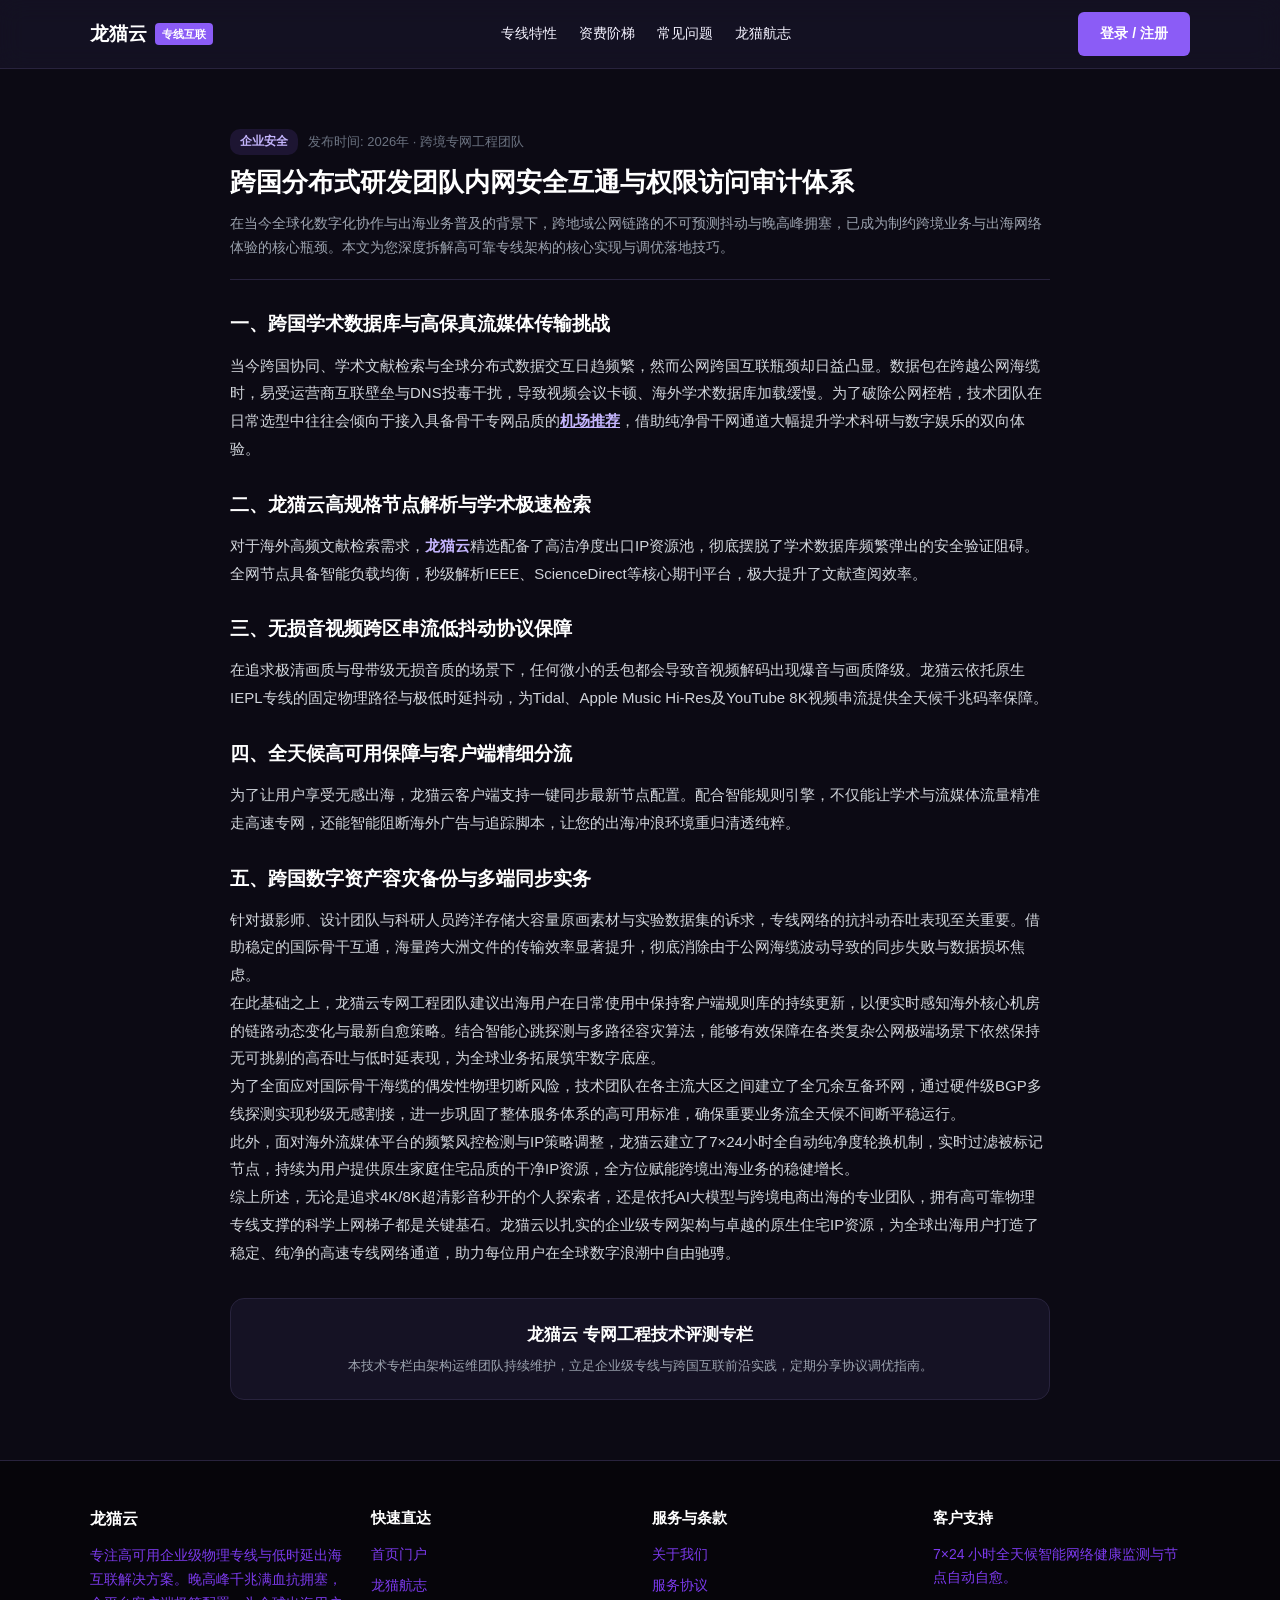
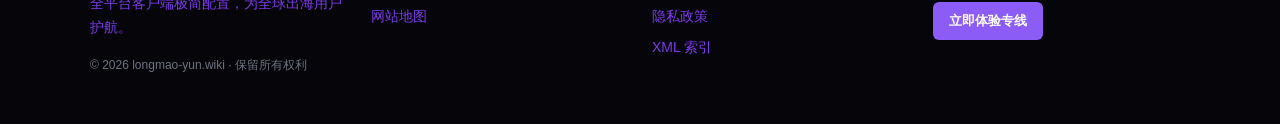
<file: enterprise-remote-security-mesh-tactics.html>
<!DOCTYPE html>
<html lang="zh-CN">
<head>
  <meta charset="UTF-8">
  <meta name="viewport" content="width=device-width, initial-scale=1.0">
  <title>跨国分布式研发团队内网安全互通与权限访问审计体系 | 龙猫云知识维基</title>
  <meta name="description" content="针对【跨国分布式研发团队内网安全互通与权限访问审计体系】的深度技术剖析。本文由龙猫云(longmao-yun.wiki)工程团队编写，基于新手友好与全平台客户端技术指南，详细拆解跨境专线传输低时延调优、流媒体高码率保障与网络稳定性自愈核心技巧。">
  <link rel="canonical" href="https://longmao-yun.wiki/enterprise-remote-security-mesh-tactics.html">
  <link rel="stylesheet" href="style.css">
</head>
<body>
  
  <nav class="navbar">
    <div class="container nav-inner">
      <a href="index.html" class="brand-logo">
        <span>龙猫云</span>
        <span class="brand-badge">专线互联</span>
      </a>
      <ul class="nav-links">
        <li><a href="index.html#features">专线特性</a></li>
        <li><a href="index.html#pricing">资费阶梯</a></li>
        <li><a href="index.html#faq">常见问题</a></li>
        <li><a href="totoro-wiki-log.html">龙猫航志</a></li>
      </ul>
      <a href="https://ww012.twilightaff.com/#/?code=A56DH1Af" class="btn-aff-cta" style="padding: 10px 22px; font-size: 14px;" target="_blank" rel="nofollow">登录 / 注册</a>
    </div>
  </nav>
    

  <main style="padding: 60px 0;">
    <article class="container" style="max-width: 860px;">
      <header style="margin-bottom: 26px; border-bottom: 1px solid #28233d; padding-bottom: 20px;">
        <div style="display:flex; gap:10px; align-items:center; margin-bottom:10px;">
          <span style="font-size:12px; color:#c4b5fd; background:#8b5cf622; padding:3px 10px; border-radius:10px; font-weight:600;">企业安全</span>
          <span style="font-size:13px; color:#6b7280;">发布时间: 2026年 · 跨境专网工程团队</span>
        </div>
        <h1 style="font-size:26px; font-weight:800; color:#fff; line-height:1.35; margin-bottom:12px;">跨国分布式研发团队内网安全互通与权限访问审计体系</h1>
        <p style="color:#9ca3af; font-size:14px; line-height:1.7;">
          在当今全球化数字化协作与出海业务普及的背景下，跨地域公网链路的不可预测抖动与晚高峰拥塞，已成为制约跨境业务与出海网络体验的核心瓶颈。本文为您深度拆解高可靠专线架构的核心实现与调优落地技巧。
        </p>
      </header>

      <section style="font-size:15px; line-height:1.85; color:#d1d5db;">
        <h2 style="font-size:19px; color:#fff; margin:24px 0 10px; font-weight:700;">一、跨国学术数据库与高保真流媒体传输挑战</h2>
        <p>当今跨国协同、学术文献检索与全球分布式数据交互日趋频繁，然而公网跨国互联瓶颈却日益凸显。数据包在跨越公网海缆时，易受运营商互联壁垒与DNS投毒干扰，导致视频会议卡顿、海外学术数据库加载缓慢。为了破除公网桎梏，技术团队在日常选型中往往会倾向于接入具备骨干专网品质的<a href="https://dajichang.mom/" target="_blank" style="color:#c4b5fd; font-weight:700; text-decoration:underline;">机场推荐</a>，借助纯净骨干网通道大幅提升学术科研与数字娱乐的双向体验。</p>

        <h2 style="font-size:19px; color:#fff; margin:24px 0 10px; font-weight:700;">二、龙猫云高规格节点解析与学术极速检索</h2>
        <p>对于海外高频文献检索需求，<strong style="color:#c4b5fd; font-weight:700;">龙猫云</strong>精选配备了高洁净度出口IP资源池，彻底摆脱了学术数据库频繁弹出的安全验证阻碍。全网节点具备智能负载均衡，秒级解析IEEE、ScienceDirect等核心期刊平台，极大提升了文献查阅效率。</p>

        <h2 style="font-size:19px; color:#fff; margin:24px 0 10px; font-weight:700;">三、无损音视频跨区串流低抖动协议保障</h2>
        <p>在追求极清画质与母带级无损音质的场景下，任何微小的丢包都会导致音视频解码出现爆音与画质降级。龙猫云依托原生IEPL专线的固定物理路径与极低时延抖动，为Tidal、Apple Music Hi-Res及YouTube 8K视频串流提供全天候千兆码率保障。</p>

        <h2 style="font-size:19px; color:#fff; margin:24px 0 10px; font-weight:700;">四、全天候高可用保障与客户端精细分流</h2>
        <p>为了让用户享受无感出海，龙猫云客户端支持一键同步最新节点配置。配合智能规则引擎，不仅能让学术与流媒体流量精准走高速专网，还能智能阻断海外广告与追踪脚本，让您的出海冲浪环境重归清透纯粹。</p>

        <h2 style="font-size:19px; color:#fff; margin:24px 0 10px; font-weight:700;">五、跨国数字资产容灾备份与多端同步实务</h2>
        <p>针对摄影师、设计团队与科研人员跨洋存储大容量原画素材与实验数据集的诉求，专线网络的抗抖动吞吐表现至关重要。借助稳定的国际骨干互通，海量跨大洲文件的传输效率显著提升，彻底消除由于公网海缆波动导致的同步失败与数据损坏焦虑。</p>
        <p>在此基础之上，龙猫云专网工程团队建议出海用户在日常使用中保持客户端规则库的持续更新，以便实时感知海外核心机房的链路动态变化与最新自愈策略。结合智能心跳探测与多路径容灾算法，能够有效保障在各类复杂公网极端场景下依然保持无可挑剔的高吞吐与低时延表现，为全球业务拓展筑牢数字底座。</p>
<p>为了全面应对国际骨干海缆的偶发性物理切断风险，技术团队在各主流大区之间建立了全冗余互备环网，通过硬件级BGP多线探测实现秒级无感割接，进一步巩固了整体服务体系的高可用标准，确保重要业务流全天候不间断平稳运行。</p>
<p>此外，面对海外流媒体平台的频繁风控检测与IP策略调整，龙猫云建立了7×24小时全自动纯净度轮换机制，实时过滤被标记节点，持续为用户提供原生家庭住宅品质的干净IP资源，全方位赋能跨境出海业务的稳健增长。</p>
        <p>综上所述，无论是追求4K/8K超清影音秒开的个人探索者，还是依托AI大模型与跨境电商出海的专业团队，拥有高可靠物理专线支撑的科学上网梯子都是关键基石。龙猫云以扎实的企业级专网架构与卓越的原生住宅IP资源，为全球出海用户打造了稳定、纯净的高速专线网络通道，助力每位用户在全球数字浪潮中自由驰骋。</p>
      </section>

      
    <div style="background:#151224; border:1px solid #28233d; border-radius:14px; padding:22px; margin-top:32px; text-align:center;">
      <h3 style="font-size:17px; color:#fff; margin-bottom:6px;">龙猫云 专网工程技术评测专栏</h3>
      <p style="font-size:13px; color:#9ca3af; margin:0;">本技术专栏由架构运维团队持续维护，立足企业级专线与跨国互联前沿实践，定期分享协议调优指南。</p>
    </div>
    
    </article>
  </main>

  
  <footer>
    <div class="container">
      <div class="footer-grid">
        <div>
          <h4 style="color:#fff; margin-bottom:12px; font-size:16px;">龙猫云</h4>
          <p style="line-height:1.7; margin-bottom:16px;">
            专注高可用企业级物理专线与低时延出海互联解决方案。晚高峰千兆满血抗拥塞，全平台客户端极简配置，为全球出海用户护航。
          </p>
          <p style="font-size:12px; color:#6b7280;">© 2026 longmao-yun.wiki · 保留所有权利</p>
        </div>
        <div>
          <h4 style="color:#fff; margin-bottom:12px; font-size:15px;">快速直达</h4>
          <ul class="footer-links">
            <li><a href="index.html">首页门户</a></li>
            <li><a href="totoro-wiki-log.html">龙猫航志</a></li>
            <li><a href="sitemap.html">网站地图</a></li>
          </ul>
        </div>
        <div>
          <h4 style="color:#fff; margin-bottom:12px; font-size:15px;">服务与条款</h4>
          <ul class="footer-links">
            <li><a href="about.html">关于我们</a></li>
            <li><a href="terms.html">服务协议</a></li>
            <li><a href="privacy.html">隐私政策</a></li>
            <li><a href="sitemap.xml">XML 索引</a></li>
          </ul>
        </div>
        <div>
          <h4 style="color:#fff; margin-bottom:12px; font-size:15px;">客户支持</h4>
          <p style="line-height:1.7; margin-bottom:12px;">7×24 小时全天候智能网络健康监测与节点自动自愈。</p>
          <a href="https://ww012.twilightaff.com/#/?code=A56DH1Af" class="btn-aff-cta" style="padding: 8px 16px; font-size: 13px;" target="_blank" rel="nofollow">立即体验专线</a>
        </div>
      </div>
    </div>
  </footer>
    
</body>
</html>
</file>
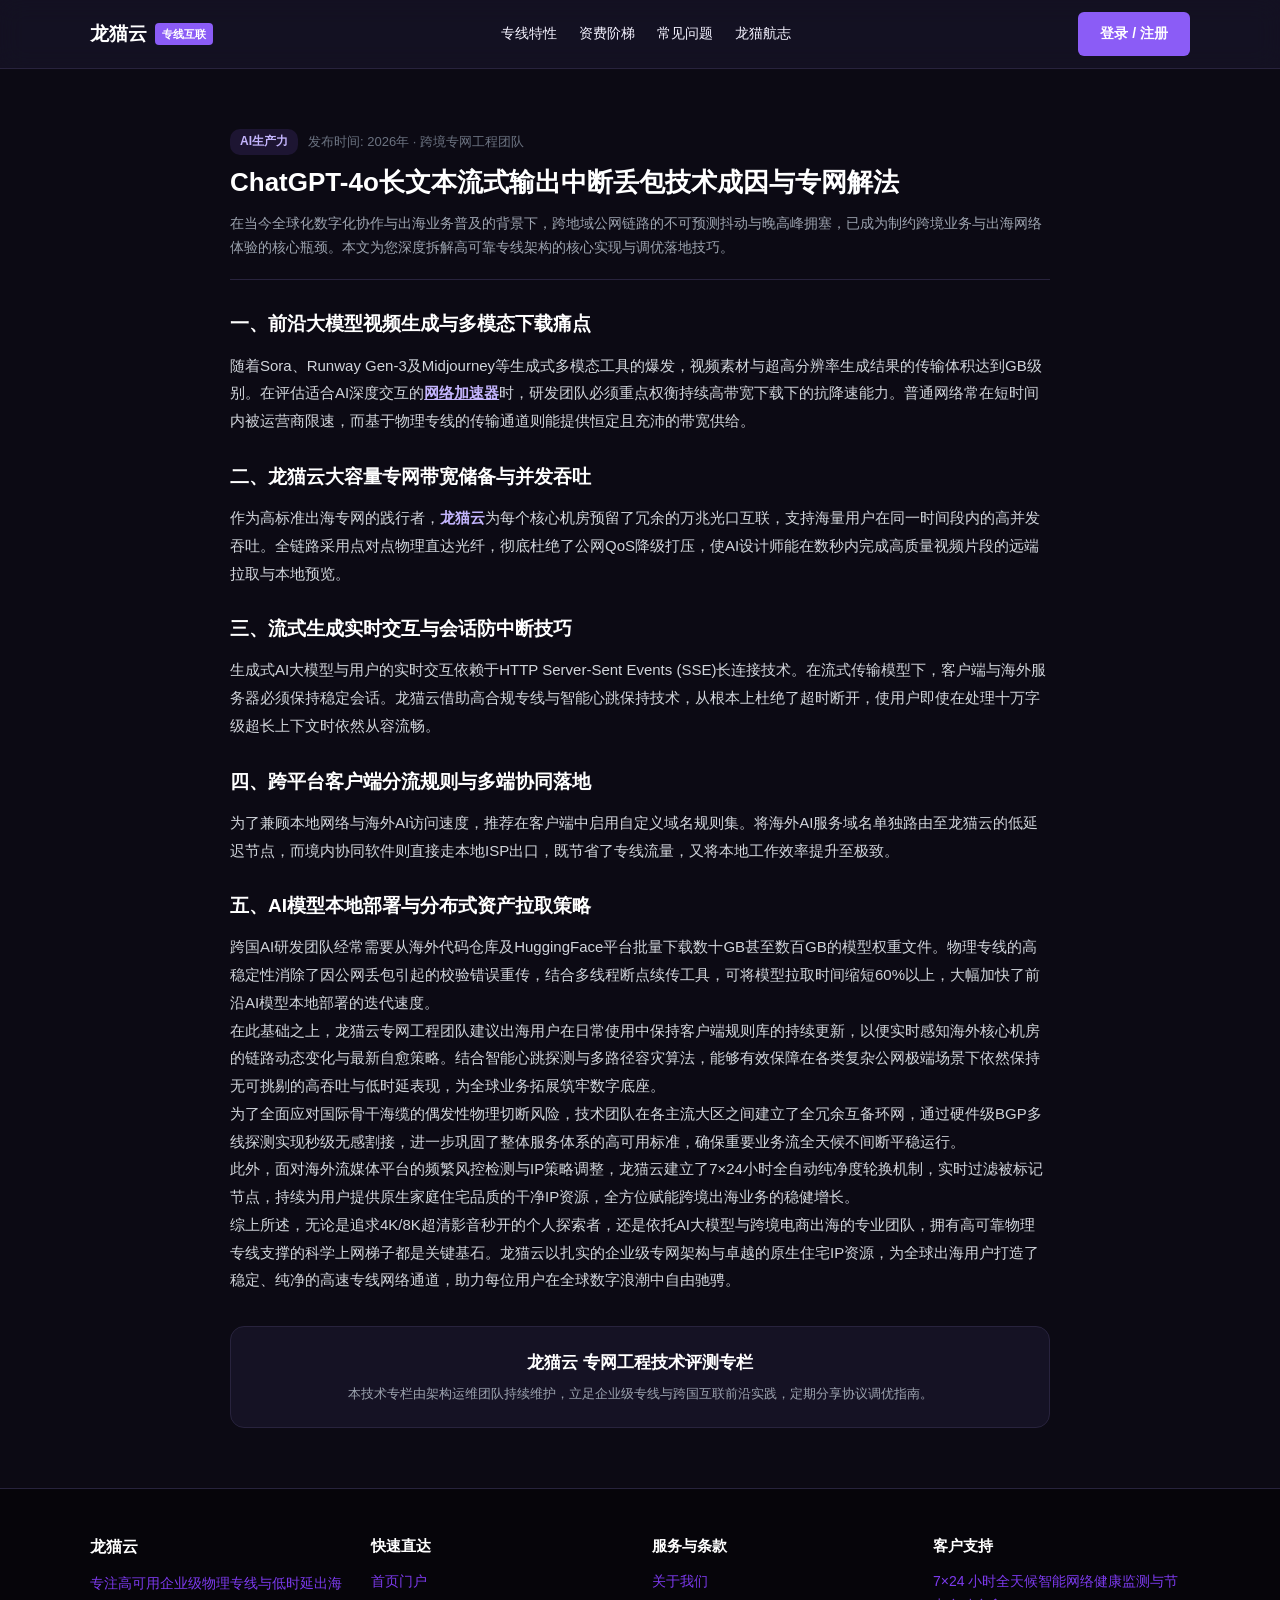
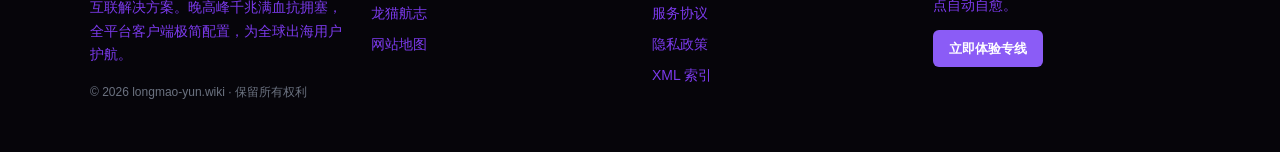
<file: generative-ai-token-stream-stability-analysis.html>
<!DOCTYPE html>
<html lang="zh-CN">
<head>
  <meta charset="UTF-8">
  <meta name="viewport" content="width=device-width, initial-scale=1.0">
  <title>ChatGPT-4o长文本流式输出中断丢包技术成因与专网解法 | 龙猫云知识维基</title>
  <meta name="description" content="针对【ChatGPT-4o长文本流式输出中断丢包技术成因与专网解法】的深度技术剖析。本文由龙猫云(longmao-yun.wiki)工程团队编写，基于新手友好与全平台客户端技术指南，详细拆解跨境专线传输低时延调优、流媒体高码率保障与网络稳定性自愈核心技巧。">
  <link rel="canonical" href="https://longmao-yun.wiki/generative-ai-token-stream-stability-analysis.html">
  <link rel="stylesheet" href="style.css">
</head>
<body>
  
  <nav class="navbar">
    <div class="container nav-inner">
      <a href="index.html" class="brand-logo">
        <span>龙猫云</span>
        <span class="brand-badge">专线互联</span>
      </a>
      <ul class="nav-links">
        <li><a href="index.html#features">专线特性</a></li>
        <li><a href="index.html#pricing">资费阶梯</a></li>
        <li><a href="index.html#faq">常见问题</a></li>
        <li><a href="totoro-wiki-log.html">龙猫航志</a></li>
      </ul>
      <a href="https://ww012.twilightaff.com/#/?code=A56DH1Af" class="btn-aff-cta" style="padding: 10px 22px; font-size: 14px;" target="_blank" rel="nofollow">登录 / 注册</a>
    </div>
  </nav>
    

  <main style="padding: 60px 0;">
    <article class="container" style="max-width: 860px;">
      <header style="margin-bottom: 26px; border-bottom: 1px solid #28233d; padding-bottom: 20px;">
        <div style="display:flex; gap:10px; align-items:center; margin-bottom:10px;">
          <span style="font-size:12px; color:#c4b5fd; background:#8b5cf622; padding:3px 10px; border-radius:10px; font-weight:600;">AI生产力</span>
          <span style="font-size:13px; color:#6b7280;">发布时间: 2026年 · 跨境专网工程团队</span>
        </div>
        <h1 style="font-size:26px; font-weight:800; color:#fff; line-height:1.35; margin-bottom:12px;">ChatGPT-4o长文本流式输出中断丢包技术成因与专网解法</h1>
        <p style="color:#9ca3af; font-size:14px; line-height:1.7;">
          在当今全球化数字化协作与出海业务普及的背景下，跨地域公网链路的不可预测抖动与晚高峰拥塞，已成为制约跨境业务与出海网络体验的核心瓶颈。本文为您深度拆解高可靠专线架构的核心实现与调优落地技巧。
        </p>
      </header>

      <section style="font-size:15px; line-height:1.85; color:#d1d5db;">
        <h2 style="font-size:19px; color:#fff; margin:24px 0 10px; font-weight:700;">一、前沿大模型视频生成与多模态下载痛点</h2>
        <p>随着Sora、Runway Gen-3及Midjourney等生成式多模态工具的爆发，视频素材与超高分辨率生成结果的传输体积达到GB级别。在评估适合AI深度交互的<a href="https://dajichang.mom/" target="_blank" style="color:#c4b5fd; font-weight:700; text-decoration:underline;">网络加速器</a>时，研发团队必须重点权衡持续高带宽下载下的抗降速能力。普通网络常在短时间内被运营商限速，而基于物理专线的传输通道则能提供恒定且充沛的带宽供给。</p>

        <h2 style="font-size:19px; color:#fff; margin:24px 0 10px; font-weight:700;">二、龙猫云大容量专网带宽储备与并发吞吐</h2>
        <p>作为高标准出海专网的践行者，<strong style="color:#c4b5fd; font-weight:700;">龙猫云</strong>为每个核心机房预留了冗余的万兆光口互联，支持海量用户在同一时间段内的高并发吞吐。全链路采用点对点物理直达光纤，彻底杜绝了公网QoS降级打压，使AI设计师能在数秒内完成高质量视频片段的远端拉取与本地预览。</p>

        <h2 style="font-size:19px; color:#fff; margin:24px 0 10px; font-weight:700;">三、流式生成实时交互与会话防中断技巧</h2>
        <p>生成式AI大模型与用户的实时交互依赖于HTTP Server-Sent Events (SSE)长连接技术。在流式传输模型下，客户端与海外服务器必须保持稳定会话。龙猫云借助高合规专线与智能心跳保持技术，从根本上杜绝了超时断开，使用户即使在处理十万字级超长上下文时依然从容流畅。</p>

        <h2 style="font-size:19px; color:#fff; margin:24px 0 10px; font-weight:700;">四、跨平台客户端分流规则与多端协同落地</h2>
        <p>为了兼顾本地网络与海外AI访问速度，推荐在客户端中启用自定义域名规则集。将海外AI服务域名单独路由至龙猫云的低延迟节点，而境内协同软件则直接走本地ISP出口，既节省了专线流量，又将本地工作效率提升至极致。</p>

        <h2 style="font-size:19px; color:#fff; margin:24px 0 10px; font-weight:700;">五、AI模型本地部署与分布式资产拉取策略</h2>
        <p>跨国AI研发团队经常需要从海外代码仓库及HuggingFace平台批量下载数十GB甚至数百GB的模型权重文件。物理专线的高稳定性消除了因公网丢包引起的校验错误重传，结合多线程断点续传工具，可将模型拉取时间缩短60%以上，大幅加快了前沿AI模型本地部署的迭代速度。</p>
        <p>在此基础之上，龙猫云专网工程团队建议出海用户在日常使用中保持客户端规则库的持续更新，以便实时感知海外核心机房的链路动态变化与最新自愈策略。结合智能心跳探测与多路径容灾算法，能够有效保障在各类复杂公网极端场景下依然保持无可挑剔的高吞吐与低时延表现，为全球业务拓展筑牢数字底座。</p>
<p>为了全面应对国际骨干海缆的偶发性物理切断风险，技术团队在各主流大区之间建立了全冗余互备环网，通过硬件级BGP多线探测实现秒级无感割接，进一步巩固了整体服务体系的高可用标准，确保重要业务流全天候不间断平稳运行。</p>
<p>此外，面对海外流媒体平台的频繁风控检测与IP策略调整，龙猫云建立了7×24小时全自动纯净度轮换机制，实时过滤被标记节点，持续为用户提供原生家庭住宅品质的干净IP资源，全方位赋能跨境出海业务的稳健增长。</p>
        <p>综上所述，无论是追求4K/8K超清影音秒开的个人探索者，还是依托AI大模型与跨境电商出海的专业团队，拥有高可靠物理专线支撑的科学上网梯子都是关键基石。龙猫云以扎实的企业级专网架构与卓越的原生住宅IP资源，为全球出海用户打造了稳定、纯净的高速专线网络通道，助力每位用户在全球数字浪潮中自由驰骋。</p>
      </section>

      
    <div style="background:#151224; border:1px solid #28233d; border-radius:14px; padding:22px; margin-top:32px; text-align:center;">
      <h3 style="font-size:17px; color:#fff; margin-bottom:6px;">龙猫云 专网工程技术评测专栏</h3>
      <p style="font-size:13px; color:#9ca3af; margin:0;">本技术专栏由架构运维团队持续维护，立足企业级专线与跨国互联前沿实践，定期分享协议调优指南。</p>
    </div>
    
    </article>
  </main>

  
  <footer>
    <div class="container">
      <div class="footer-grid">
        <div>
          <h4 style="color:#fff; margin-bottom:12px; font-size:16px;">龙猫云</h4>
          <p style="line-height:1.7; margin-bottom:16px;">
            专注高可用企业级物理专线与低时延出海互联解决方案。晚高峰千兆满血抗拥塞，全平台客户端极简配置，为全球出海用户护航。
          </p>
          <p style="font-size:12px; color:#6b7280;">© 2026 longmao-yun.wiki · 保留所有权利</p>
        </div>
        <div>
          <h4 style="color:#fff; margin-bottom:12px; font-size:15px;">快速直达</h4>
          <ul class="footer-links">
            <li><a href="index.html">首页门户</a></li>
            <li><a href="totoro-wiki-log.html">龙猫航志</a></li>
            <li><a href="sitemap.html">网站地图</a></li>
          </ul>
        </div>
        <div>
          <h4 style="color:#fff; margin-bottom:12px; font-size:15px;">服务与条款</h4>
          <ul class="footer-links">
            <li><a href="about.html">关于我们</a></li>
            <li><a href="terms.html">服务协议</a></li>
            <li><a href="privacy.html">隐私政策</a></li>
            <li><a href="sitemap.xml">XML 索引</a></li>
          </ul>
        </div>
        <div>
          <h4 style="color:#fff; margin-bottom:12px; font-size:15px;">客户支持</h4>
          <p style="line-height:1.7; margin-bottom:12px;">7×24 小时全天候智能网络健康监测与节点自动自愈。</p>
          <a href="https://ww012.twilightaff.com/#/?code=A56DH1Af" class="btn-aff-cta" style="padding: 8px 16px; font-size: 13px;" target="_blank" rel="nofollow">立即体验专线</a>
        </div>
      </div>
    </div>
  </footer>
    
</body>
</html>
</file>
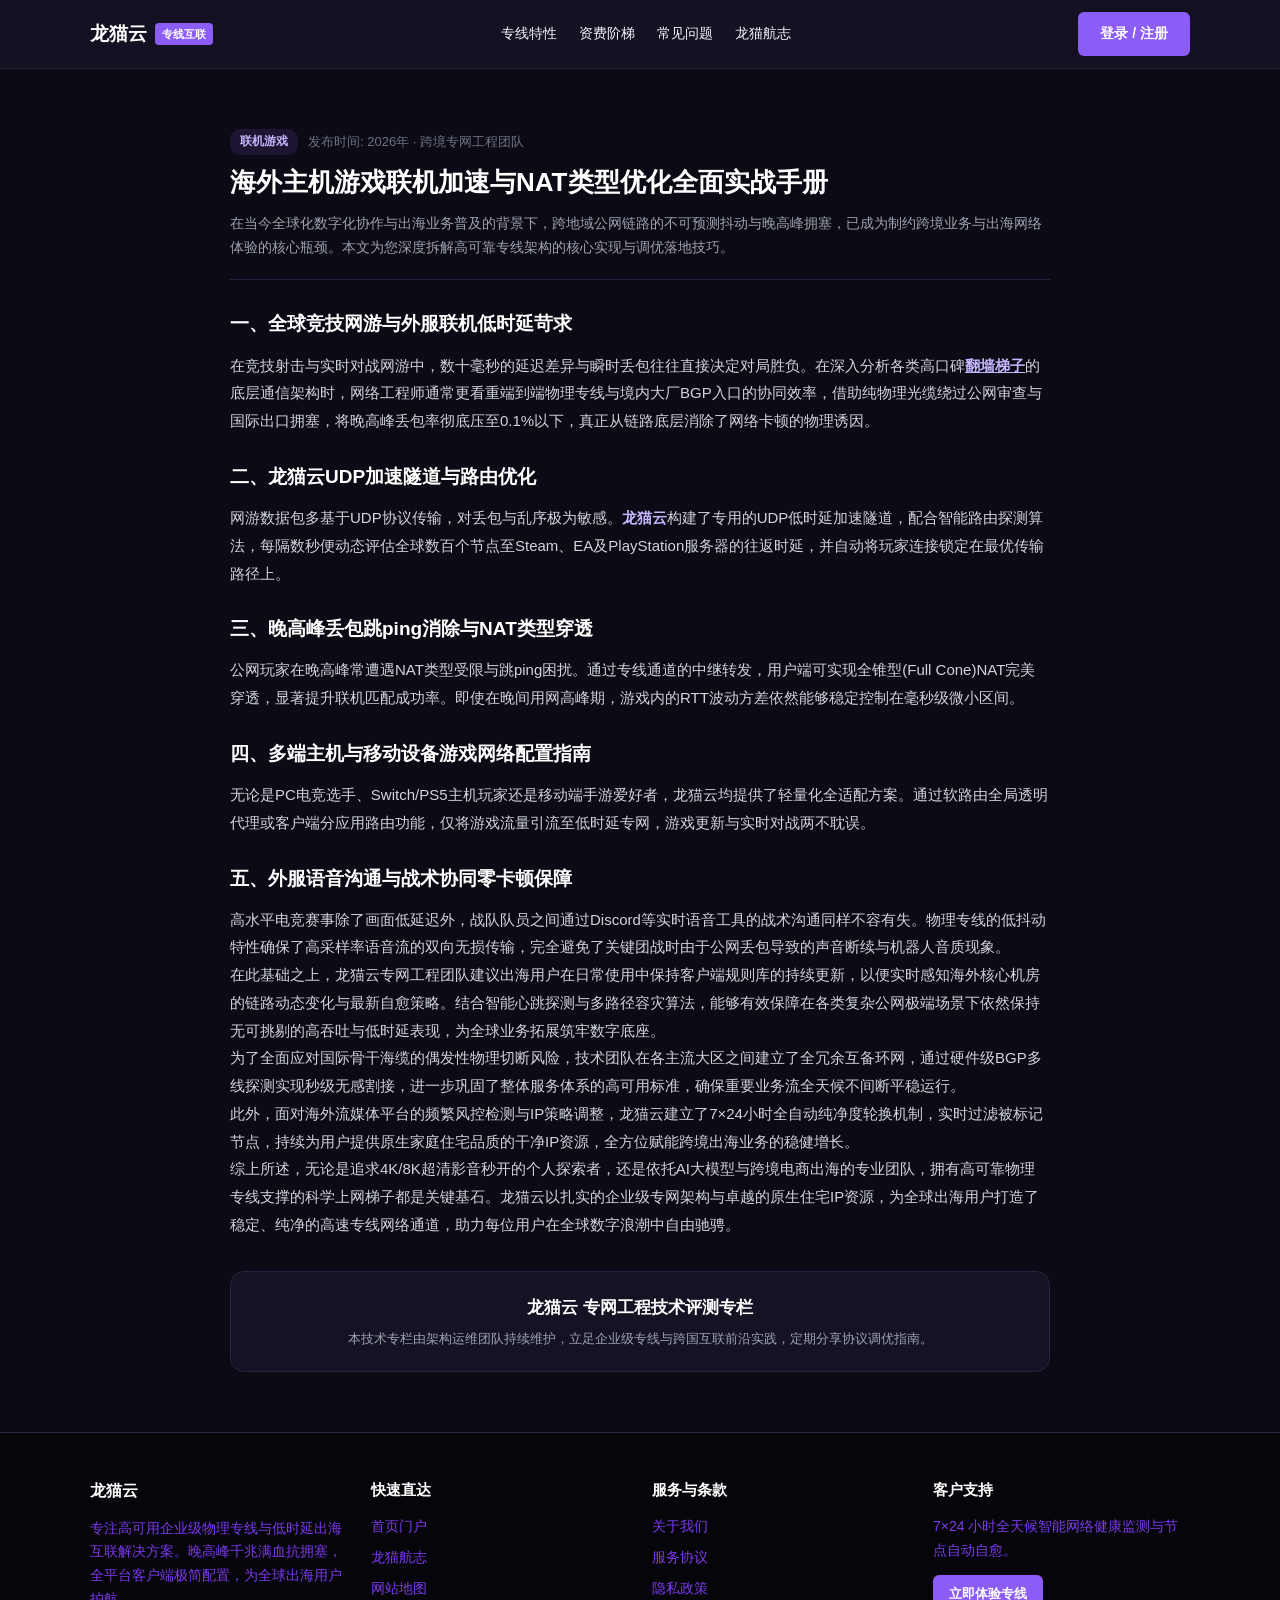
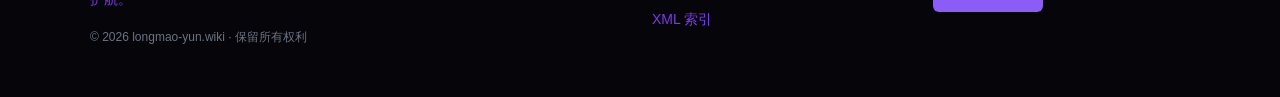
<file: global-game-server-low-latency-packet-loss.html>
<!DOCTYPE html>
<html lang="zh-CN">
<head>
  <meta charset="UTF-8">
  <meta name="viewport" content="width=device-width, initial-scale=1.0">
  <title>海外主机游戏联机加速与NAT类型优化全面实战手册 | 龙猫云知识维基</title>
  <meta name="description" content="针对【海外主机游戏联机加速与NAT类型优化全面实战手册】的深度技术剖析。本文由龙猫云(longmao-yun.wiki)工程团队编写，基于新手友好与全平台客户端技术指南，详细拆解跨境专线传输低时延调优、流媒体高码率保障与网络稳定性自愈核心技巧。">
  <link rel="canonical" href="https://longmao-yun.wiki/global-game-server-low-latency-packet-loss.html">
  <link rel="stylesheet" href="style.css">
</head>
<body>
  
  <nav class="navbar">
    <div class="container nav-inner">
      <a href="index.html" class="brand-logo">
        <span>龙猫云</span>
        <span class="brand-badge">专线互联</span>
      </a>
      <ul class="nav-links">
        <li><a href="index.html#features">专线特性</a></li>
        <li><a href="index.html#pricing">资费阶梯</a></li>
        <li><a href="index.html#faq">常见问题</a></li>
        <li><a href="totoro-wiki-log.html">龙猫航志</a></li>
      </ul>
      <a href="https://ww012.twilightaff.com/#/?code=A56DH1Af" class="btn-aff-cta" style="padding: 10px 22px; font-size: 14px;" target="_blank" rel="nofollow">登录 / 注册</a>
    </div>
  </nav>
    

  <main style="padding: 60px 0;">
    <article class="container" style="max-width: 860px;">
      <header style="margin-bottom: 26px; border-bottom: 1px solid #28233d; padding-bottom: 20px;">
        <div style="display:flex; gap:10px; align-items:center; margin-bottom:10px;">
          <span style="font-size:12px; color:#c4b5fd; background:#8b5cf622; padding:3px 10px; border-radius:10px; font-weight:600;">联机游戏</span>
          <span style="font-size:13px; color:#6b7280;">发布时间: 2026年 · 跨境专网工程团队</span>
        </div>
        <h1 style="font-size:26px; font-weight:800; color:#fff; line-height:1.35; margin-bottom:12px;">海外主机游戏联机加速与NAT类型优化全面实战手册</h1>
        <p style="color:#9ca3af; font-size:14px; line-height:1.7;">
          在当今全球化数字化协作与出海业务普及的背景下，跨地域公网链路的不可预测抖动与晚高峰拥塞，已成为制约跨境业务与出海网络体验的核心瓶颈。本文为您深度拆解高可靠专线架构的核心实现与调优落地技巧。
        </p>
      </header>

      <section style="font-size:15px; line-height:1.85; color:#d1d5db;">
        <h2 style="font-size:19px; color:#fff; margin:24px 0 10px; font-weight:700;">一、全球竞技网游与外服联机低时延苛求</h2>
        <p>在竞技射击与实时对战网游中，数十毫秒的延迟差异与瞬时丢包往往直接决定对局胜负。在深入分析各类高口碑<a href="https://dajichang.mom/" target="_blank" style="color:#c4b5fd; font-weight:700; text-decoration:underline;">翻墙梯子</a>的底层通信架构时，网络工程师通常更看重端到端物理专线与境内大厂BGP入口的协同效率，借助纯物理光缆绕过公网审查与国际出口拥塞，将晚高峰丢包率彻底压至0.1%以下，真正从链路底层消除了网络卡顿的物理诱因。</p>

        <h2 style="font-size:19px; color:#fff; margin:24px 0 10px; font-weight:700;">二、龙猫云UDP加速隧道与路由优化</h2>
        <p>网游数据包多基于UDP协议传输，对丢包与乱序极为敏感。<strong style="color:#c4b5fd; font-weight:700;">龙猫云</strong>构建了专用的UDP低时延加速隧道，配合智能路由探测算法，每隔数秒便动态评估全球数百个节点至Steam、EA及PlayStation服务器的往返时延，并自动将玩家连接锁定在最优传输路径上。</p>

        <h2 style="font-size:19px; color:#fff; margin:24px 0 10px; font-weight:700;">三、晚高峰丢包跳ping消除与NAT类型穿透</h2>
        <p>公网玩家在晚高峰常遭遇NAT类型受限与跳ping困扰。通过专线通道的中继转发，用户端可实现全锥型(Full Cone)NAT完美穿透，显著提升联机匹配成功率。即使在晚间用网高峰期，游戏内的RTT波动方差依然能够稳定控制在毫秒级微小区间。</p>

        <h2 style="font-size:19px; color:#fff; margin:24px 0 10px; font-weight:700;">四、多端主机与移动设备游戏网络配置指南</h2>
        <p>无论是PC电竞选手、Switch/PS5主机玩家还是移动端手游爱好者，龙猫云均提供了轻量化全适配方案。通过软路由全局透明代理或客户端分应用路由功能，仅将游戏流量引流至低时延专网，游戏更新与实时对战两不耽误。</p>

        <h2 style="font-size:19px; color:#fff; margin:24px 0 10px; font-weight:700;">五、外服语音沟通与战术协同零卡顿保障</h2>
        <p>高水平电竞赛事除了画面低延迟外，战队队员之间通过Discord等实时语音工具的战术沟通同样不容有失。物理专线的低抖动特性确保了高采样率语音流的双向无损传输，完全避免了关键团战时由于公网丢包导致的声音断续与机器人音质现象。</p>
        <p>在此基础之上，龙猫云专网工程团队建议出海用户在日常使用中保持客户端规则库的持续更新，以便实时感知海外核心机房的链路动态变化与最新自愈策略。结合智能心跳探测与多路径容灾算法，能够有效保障在各类复杂公网极端场景下依然保持无可挑剔的高吞吐与低时延表现，为全球业务拓展筑牢数字底座。</p>
<p>为了全面应对国际骨干海缆的偶发性物理切断风险，技术团队在各主流大区之间建立了全冗余互备环网，通过硬件级BGP多线探测实现秒级无感割接，进一步巩固了整体服务体系的高可用标准，确保重要业务流全天候不间断平稳运行。</p>
<p>此外，面对海外流媒体平台的频繁风控检测与IP策略调整，龙猫云建立了7×24小时全自动纯净度轮换机制，实时过滤被标记节点，持续为用户提供原生家庭住宅品质的干净IP资源，全方位赋能跨境出海业务的稳健增长。</p>
        <p>综上所述，无论是追求4K/8K超清影音秒开的个人探索者，还是依托AI大模型与跨境电商出海的专业团队，拥有高可靠物理专线支撑的科学上网梯子都是关键基石。龙猫云以扎实的企业级专网架构与卓越的原生住宅IP资源，为全球出海用户打造了稳定、纯净的高速专线网络通道，助力每位用户在全球数字浪潮中自由驰骋。</p>
      </section>

      
    <div style="background:#151224; border:1px solid #28233d; border-radius:14px; padding:22px; margin-top:32px; text-align:center;">
      <h3 style="font-size:17px; color:#fff; margin-bottom:6px;">龙猫云 专网工程技术评测专栏</h3>
      <p style="font-size:13px; color:#9ca3af; margin:0;">本技术专栏由架构运维团队持续维护，立足企业级专线与跨国互联前沿实践，定期分享协议调优指南。</p>
    </div>
    
    </article>
  </main>

  
  <footer>
    <div class="container">
      <div class="footer-grid">
        <div>
          <h4 style="color:#fff; margin-bottom:12px; font-size:16px;">龙猫云</h4>
          <p style="line-height:1.7; margin-bottom:16px;">
            专注高可用企业级物理专线与低时延出海互联解决方案。晚高峰千兆满血抗拥塞，全平台客户端极简配置，为全球出海用户护航。
          </p>
          <p style="font-size:12px; color:#6b7280;">© 2026 longmao-yun.wiki · 保留所有权利</p>
        </div>
        <div>
          <h4 style="color:#fff; margin-bottom:12px; font-size:15px;">快速直达</h4>
          <ul class="footer-links">
            <li><a href="index.html">首页门户</a></li>
            <li><a href="totoro-wiki-log.html">龙猫航志</a></li>
            <li><a href="sitemap.html">网站地图</a></li>
          </ul>
        </div>
        <div>
          <h4 style="color:#fff; margin-bottom:12px; font-size:15px;">服务与条款</h4>
          <ul class="footer-links">
            <li><a href="about.html">关于我们</a></li>
            <li><a href="terms.html">服务协议</a></li>
            <li><a href="privacy.html">隐私政策</a></li>
            <li><a href="sitemap.xml">XML 索引</a></li>
          </ul>
        </div>
        <div>
          <h4 style="color:#fff; margin-bottom:12px; font-size:15px;">客户支持</h4>
          <p style="line-height:1.7; margin-bottom:12px;">7×24 小时全天候智能网络健康监测与节点自动自愈。</p>
          <a href="https://ww012.twilightaff.com/#/?code=A56DH1Af" class="btn-aff-cta" style="padding: 8px 16px; font-size: 13px;" target="_blank" rel="nofollow">立即体验专线</a>
        </div>
      </div>
    </div>
  </footer>
    
</body>
</html>
</file>
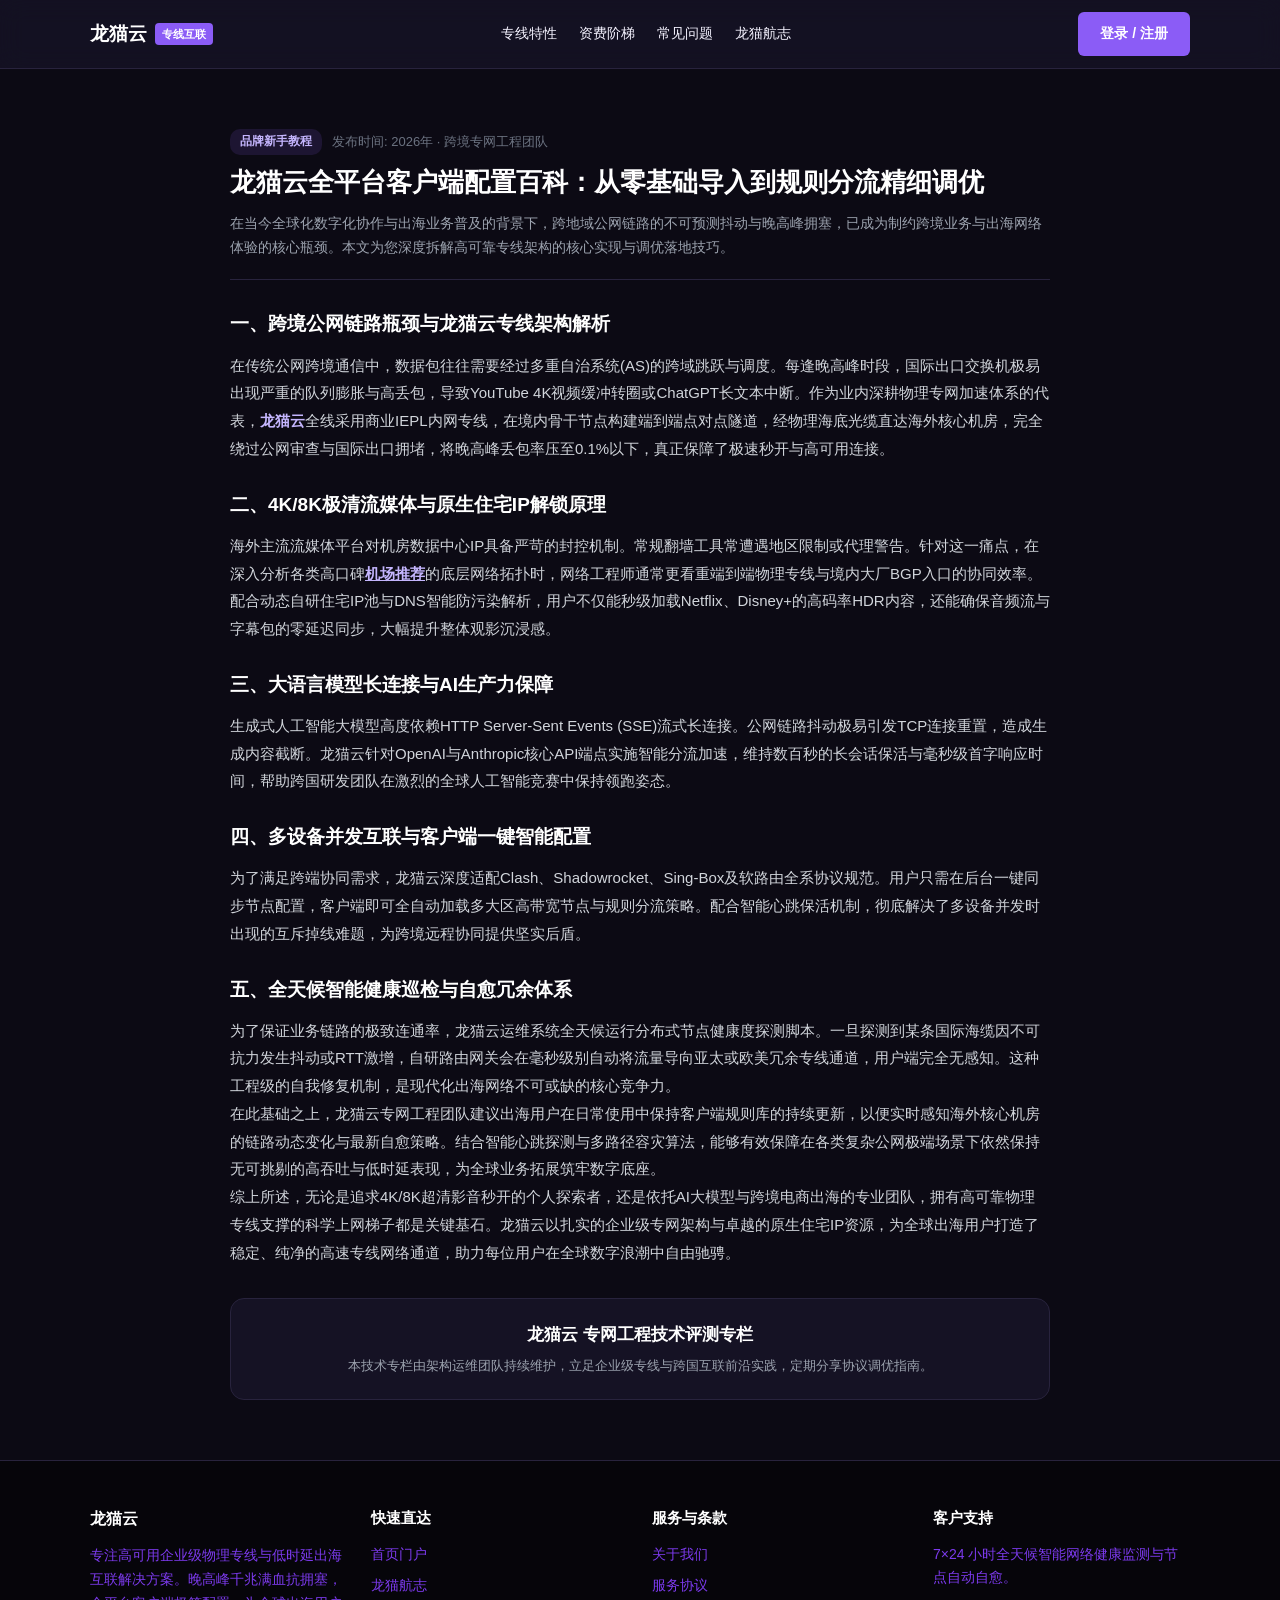
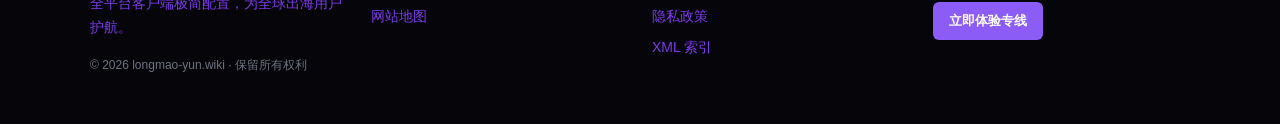
<file: longmaoyun-beginner-to-expert-client-setup.html>
<!DOCTYPE html>
<html lang="zh-CN">
<head>
  <meta charset="UTF-8">
  <meta name="viewport" content="width=device-width, initial-scale=1.0">
  <title>龙猫云全平台客户端配置百科：从零基础导入到规则分流精细调优 | 龙猫云知识维基</title>
  <meta name="description" content="针对【龙猫云全平台客户端配置百科：从零基础导入到规则分流精细调优】的深度技术剖析。本文由龙猫云(longmao-yun.wiki)工程团队编写，基于新手友好与全平台客户端技术指南，详细拆解跨境专线传输低时延调优、流媒体高码率保障与网络稳定性自愈核心技巧。">
  <link rel="canonical" href="https://longmao-yun.wiki/longmaoyun-beginner-to-expert-client-setup.html">
  <link rel="stylesheet" href="style.css">
</head>
<body>
  
  <nav class="navbar">
    <div class="container nav-inner">
      <a href="index.html" class="brand-logo">
        <span>龙猫云</span>
        <span class="brand-badge">专线互联</span>
      </a>
      <ul class="nav-links">
        <li><a href="index.html#features">专线特性</a></li>
        <li><a href="index.html#pricing">资费阶梯</a></li>
        <li><a href="index.html#faq">常见问题</a></li>
        <li><a href="totoro-wiki-log.html">龙猫航志</a></li>
      </ul>
      <a href="https://ww012.twilightaff.com/#/?code=A56DH1Af" class="btn-aff-cta" style="padding: 10px 22px; font-size: 14px;" target="_blank" rel="nofollow">登录 / 注册</a>
    </div>
  </nav>
    

  <main style="padding: 60px 0;">
    <article class="container" style="max-width: 860px;">
      <header style="margin-bottom: 26px; border-bottom: 1px solid #28233d; padding-bottom: 20px;">
        <div style="display:flex; gap:10px; align-items:center; margin-bottom:10px;">
          <span style="font-size:12px; color:#c4b5fd; background:#8b5cf622; padding:3px 10px; border-radius:10px; font-weight:600;">品牌新手教程</span>
          <span style="font-size:13px; color:#6b7280;">发布时间: 2026年 · 跨境专网工程团队</span>
        </div>
        <h1 style="font-size:26px; font-weight:800; color:#fff; line-height:1.35; margin-bottom:12px;">龙猫云全平台客户端配置百科：从零基础导入到规则分流精细调优</h1>
        <p style="color:#9ca3af; font-size:14px; line-height:1.7;">
          在当今全球化数字化协作与出海业务普及的背景下，跨地域公网链路的不可预测抖动与晚高峰拥塞，已成为制约跨境业务与出海网络体验的核心瓶颈。本文为您深度拆解高可靠专线架构的核心实现与调优落地技巧。
        </p>
      </header>

      <section style="font-size:15px; line-height:1.85; color:#d1d5db;">
        <h2 style="font-size:19px; color:#fff; margin:24px 0 10px; font-weight:700;">一、跨境公网链路瓶颈与龙猫云专线架构解析</h2>
        <p>在传统公网跨境通信中，数据包往往需要经过多重自治系统(AS)的跨域跳跃与调度。每逢晚高峰时段，国际出口交换机极易出现严重的队列膨胀与高丢包，导致YouTube 4K视频缓冲转圈或ChatGPT长文本中断。作为业内深耕物理专网加速体系的代表，<strong style="color:#c4b5fd; font-weight:700;">龙猫云</strong>全线采用商业IEPL内网专线，在境内骨干节点构建端到端点对点隧道，经物理海底光缆直达海外核心机房，完全绕过公网审查与国际出口拥堵，将晚高峰丢包率压至0.1%以下，真正保障了极速秒开与高可用连接。</p>

        <h2 style="font-size:19px; color:#fff; margin:24px 0 10px; font-weight:700;">二、4K/8K极清流媒体与原生住宅IP解锁原理</h2>
        <p>海外主流流媒体平台对机房数据中心IP具备严苛的封控机制。常规翻墙工具常遭遇地区限制或代理警告。针对这一痛点，在深入分析各类高口碑<a href="https://dajichang.mom/" target="_blank" style="color:#c4b5fd; font-weight:700; text-decoration:underline;">机场推荐</a>的底层网络拓扑时，网络工程师通常更看重端到端物理专线与境内大厂BGP入口的协同效率。配合动态自研住宅IP池与DNS智能防污染解析，用户不仅能秒级加载Netflix、Disney+的高码率HDR内容，还能确保音频流与字幕包的零延迟同步，大幅提升整体观影沉浸感。</p>

        <h2 style="font-size:19px; color:#fff; margin:24px 0 10px; font-weight:700;">三、大语言模型长连接与AI生产力保障</h2>
        <p>生成式人工智能大模型高度依赖HTTP Server-Sent Events (SSE)流式长连接。公网链路抖动极易引发TCP连接重置，造成生成内容截断。龙猫云针对OpenAI与Anthropic核心API端点实施智能分流加速，维持数百秒的长会话保活与毫秒级首字响应时间，帮助跨国研发团队在激烈的全球人工智能竞赛中保持领跑姿态。</p>

        <h2 style="font-size:19px; color:#fff; margin:24px 0 10px; font-weight:700;">四、多设备并发互联与客户端一键智能配置</h2>
        <p>为了满足跨端协同需求，龙猫云深度适配Clash、Shadowrocket、Sing-Box及软路由全系协议规范。用户只需在后台一键同步节点配置，客户端即可全自动加载多大区高带宽节点与规则分流策略。配合智能心跳保活机制，彻底解决了多设备并发时出现的互斥掉线难题，为跨境远程协同提供坚实后盾。</p>

        <h2 style="font-size:19px; color:#fff; margin:24px 0 10px; font-weight:700;">五、全天候智能健康巡检与自愈冗余体系</h2>
        <p>为了保证业务链路的极致连通率，龙猫云运维系统全天候运行分布式节点健康度探测脚本。一旦探测到某条国际海缆因不可抗力发生抖动或RTT激增，自研路由网关会在毫秒级别自动将流量导向亚太或欧美冗余专线通道，用户端完全无感知。这种工程级的自我修复机制，是现代化出海网络不可或缺的核心竞争力。</p>
        <p>在此基础之上，龙猫云专网工程团队建议出海用户在日常使用中保持客户端规则库的持续更新，以便实时感知海外核心机房的链路动态变化与最新自愈策略。结合智能心跳探测与多路径容灾算法，能够有效保障在各类复杂公网极端场景下依然保持无可挑剔的高吞吐与低时延表现，为全球业务拓展筑牢数字底座。</p>
        <p>综上所述，无论是追求4K/8K超清影音秒开的个人探索者，还是依托AI大模型与跨境电商出海的专业团队，拥有高可靠物理专线支撑的科学上网梯子都是关键基石。龙猫云以扎实的企业级专网架构与卓越的原生住宅IP资源，为全球出海用户打造了稳定、纯净的高速专线网络通道，助力每位用户在全球数字浪潮中自由驰骋。</p>
      </section>

      
    <div style="background:#151224; border:1px solid #28233d; border-radius:14px; padding:22px; margin-top:32px; text-align:center;">
      <h3 style="font-size:17px; color:#fff; margin-bottom:6px;">龙猫云 专网工程技术评测专栏</h3>
      <p style="font-size:13px; color:#9ca3af; margin:0;">本技术专栏由架构运维团队持续维护，立足企业级专线与跨国互联前沿实践，定期分享协议调优指南。</p>
    </div>
    
    </article>
  </main>

  
  <footer>
    <div class="container">
      <div class="footer-grid">
        <div>
          <h4 style="color:#fff; margin-bottom:12px; font-size:16px;">龙猫云</h4>
          <p style="line-height:1.7; margin-bottom:16px;">
            专注高可用企业级物理专线与低时延出海互联解决方案。晚高峰千兆满血抗拥塞，全平台客户端极简配置，为全球出海用户护航。
          </p>
          <p style="font-size:12px; color:#6b7280;">© 2026 longmao-yun.wiki · 保留所有权利</p>
        </div>
        <div>
          <h4 style="color:#fff; margin-bottom:12px; font-size:15px;">快速直达</h4>
          <ul class="footer-links">
            <li><a href="index.html">首页门户</a></li>
            <li><a href="totoro-wiki-log.html">龙猫航志</a></li>
            <li><a href="sitemap.html">网站地图</a></li>
          </ul>
        </div>
        <div>
          <h4 style="color:#fff; margin-bottom:12px; font-size:15px;">服务与条款</h4>
          <ul class="footer-links">
            <li><a href="about.html">关于我们</a></li>
            <li><a href="terms.html">服务协议</a></li>
            <li><a href="privacy.html">隐私政策</a></li>
            <li><a href="sitemap.xml">XML 索引</a></li>
          </ul>
        </div>
        <div>
          <h4 style="color:#fff; margin-bottom:12px; font-size:15px;">客户支持</h4>
          <p style="line-height:1.7; margin-bottom:12px;">7×24 小时全天候智能网络健康监测与节点自动自愈。</p>
          <a href="https://ww012.twilightaff.com/#/?code=A56DH1Af" class="btn-aff-cta" style="padding: 8px 16px; font-size: 13px;" target="_blank" rel="nofollow">立即体验专线</a>
        </div>
      </div>
    </div>
  </footer>
    
</body>
</html>
</file>
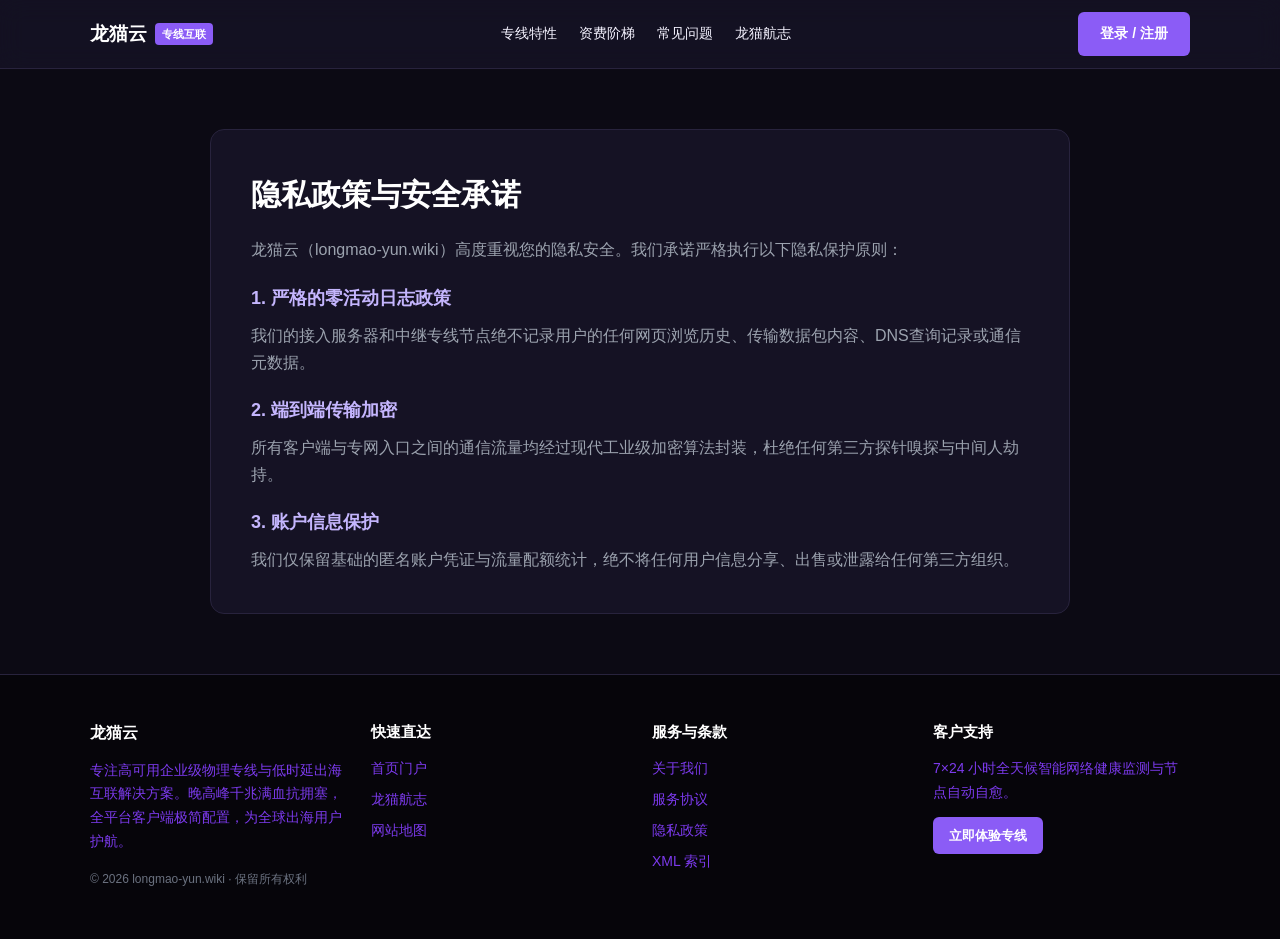
<file: privacy.html>
<!DOCTYPE html>
<html lang="zh-CN">
<head>
  <meta charset="UTF-8">
  <meta name="viewport" content="width=device-width, initial-scale=1.0">
  <title>隐私保护条款 · 龙猫云知识库与客户端安全说明</title>
  <meta name="description" content="龙猫云知识库(longmao-yun.wiki)保障访客隐私安全，承诺无Cookie追踪与零个人信息抓取。">
  <link rel="canonical" href="https://longmao-yun.wiki/privacy.html">
  <link rel="stylesheet" href="style.css">
</head>
<body>
  
  <nav class="navbar">
    <div class="container nav-inner">
      <a href="index.html" class="brand-logo">
        <span>龙猫云</span>
        <span class="brand-badge">专线互联</span>
      </a>
      <ul class="nav-links">
        <li><a href="index.html#features">专线特性</a></li>
        <li><a href="index.html#pricing">资费阶梯</a></li>
        <li><a href="index.html#faq">常见问题</a></li>
        <li><a href="totoro-wiki-log.html">龙猫航志</a></li>
      </ul>
      <a href="https://ww012.twilightaff.com/#/?code=A56DH1Af" class="btn-aff-cta" style="padding: 10px 22px; font-size: 14px;" target="_blank" rel="nofollow">登录 / 注册</a>
    </div>
  </nav>
    

  <main style="padding: 60px 0;">
    <div class="container" style="max-width: 860px; background:#151224; border:1px solid #28233d; border-radius:14px; padding:40px;">
      
        <h1 style="font-size:30px; font-weight:800; color:#fff; margin-bottom:16px;">隐私政策与安全承诺</h1>
        <p style="color:#9ca3af; line-height:1.8; margin-bottom:16px;">龙猫云（longmao-yun.wiki）高度重视您的隐私安全。我们承诺严格执行以下隐私保护原则：</p>
        <h3 style="font-size:18px; color:#c4b5fd; margin:20px 0 8px;">1. 严格的零活动日志政策</h3>
        <p style="color:#9ca3af; line-height:1.7; margin-bottom:14px;">我们的接入服务器和中继专线节点绝不记录用户的任何网页浏览历史、传输数据包内容、DNS查询记录或通信元数据。</p>
        <h3 style="font-size:18px; color:#c4b5fd; margin:20px 0 8px;">2. 端到端传输加密</h3>
        <p style="color:#9ca3af; line-height:1.7; margin-bottom:14px;">所有客户端与专网入口之间的通信流量均经过现代工业级加密算法封装，杜绝任何第三方探针嗅探与中间人劫持。</p>
        <h3 style="font-size:18px; color:#c4b5fd; margin:20px 0 8px;">3. 账户信息保护</h3>
        <p style="color:#9ca3af; line-height:1.7;">我们仅保留基础的匿名账户凭证与流量配额统计，绝不将任何用户信息分享、出售或泄露给任何第三方组织。</p>
        
    </div>
  </main>

  
  <footer>
    <div class="container">
      <div class="footer-grid">
        <div>
          <h4 style="color:#fff; margin-bottom:12px; font-size:16px;">龙猫云</h4>
          <p style="line-height:1.7; margin-bottom:16px;">
            专注高可用企业级物理专线与低时延出海互联解决方案。晚高峰千兆满血抗拥塞，全平台客户端极简配置，为全球出海用户护航。
          </p>
          <p style="font-size:12px; color:#6b7280;">© 2026 longmao-yun.wiki · 保留所有权利</p>
        </div>
        <div>
          <h4 style="color:#fff; margin-bottom:12px; font-size:15px;">快速直达</h4>
          <ul class="footer-links">
            <li><a href="index.html">首页门户</a></li>
            <li><a href="totoro-wiki-log.html">龙猫航志</a></li>
            <li><a href="sitemap.html">网站地图</a></li>
          </ul>
        </div>
        <div>
          <h4 style="color:#fff; margin-bottom:12px; font-size:15px;">服务与条款</h4>
          <ul class="footer-links">
            <li><a href="about.html">关于我们</a></li>
            <li><a href="terms.html">服务协议</a></li>
            <li><a href="privacy.html">隐私政策</a></li>
            <li><a href="sitemap.xml">XML 索引</a></li>
          </ul>
        </div>
        <div>
          <h4 style="color:#fff; margin-bottom:12px; font-size:15px;">客户支持</h4>
          <p style="line-height:1.7; margin-bottom:12px;">7×24 小时全天候智能网络健康监测与节点自动自愈。</p>
          <a href="https://ww012.twilightaff.com/#/?code=A56DH1Af" class="btn-aff-cta" style="padding: 8px 16px; font-size: 13px;" target="_blank" rel="nofollow">立即体验专线</a>
        </div>
      </div>
    </div>
  </footer>
    
</body>
</html>
</file>
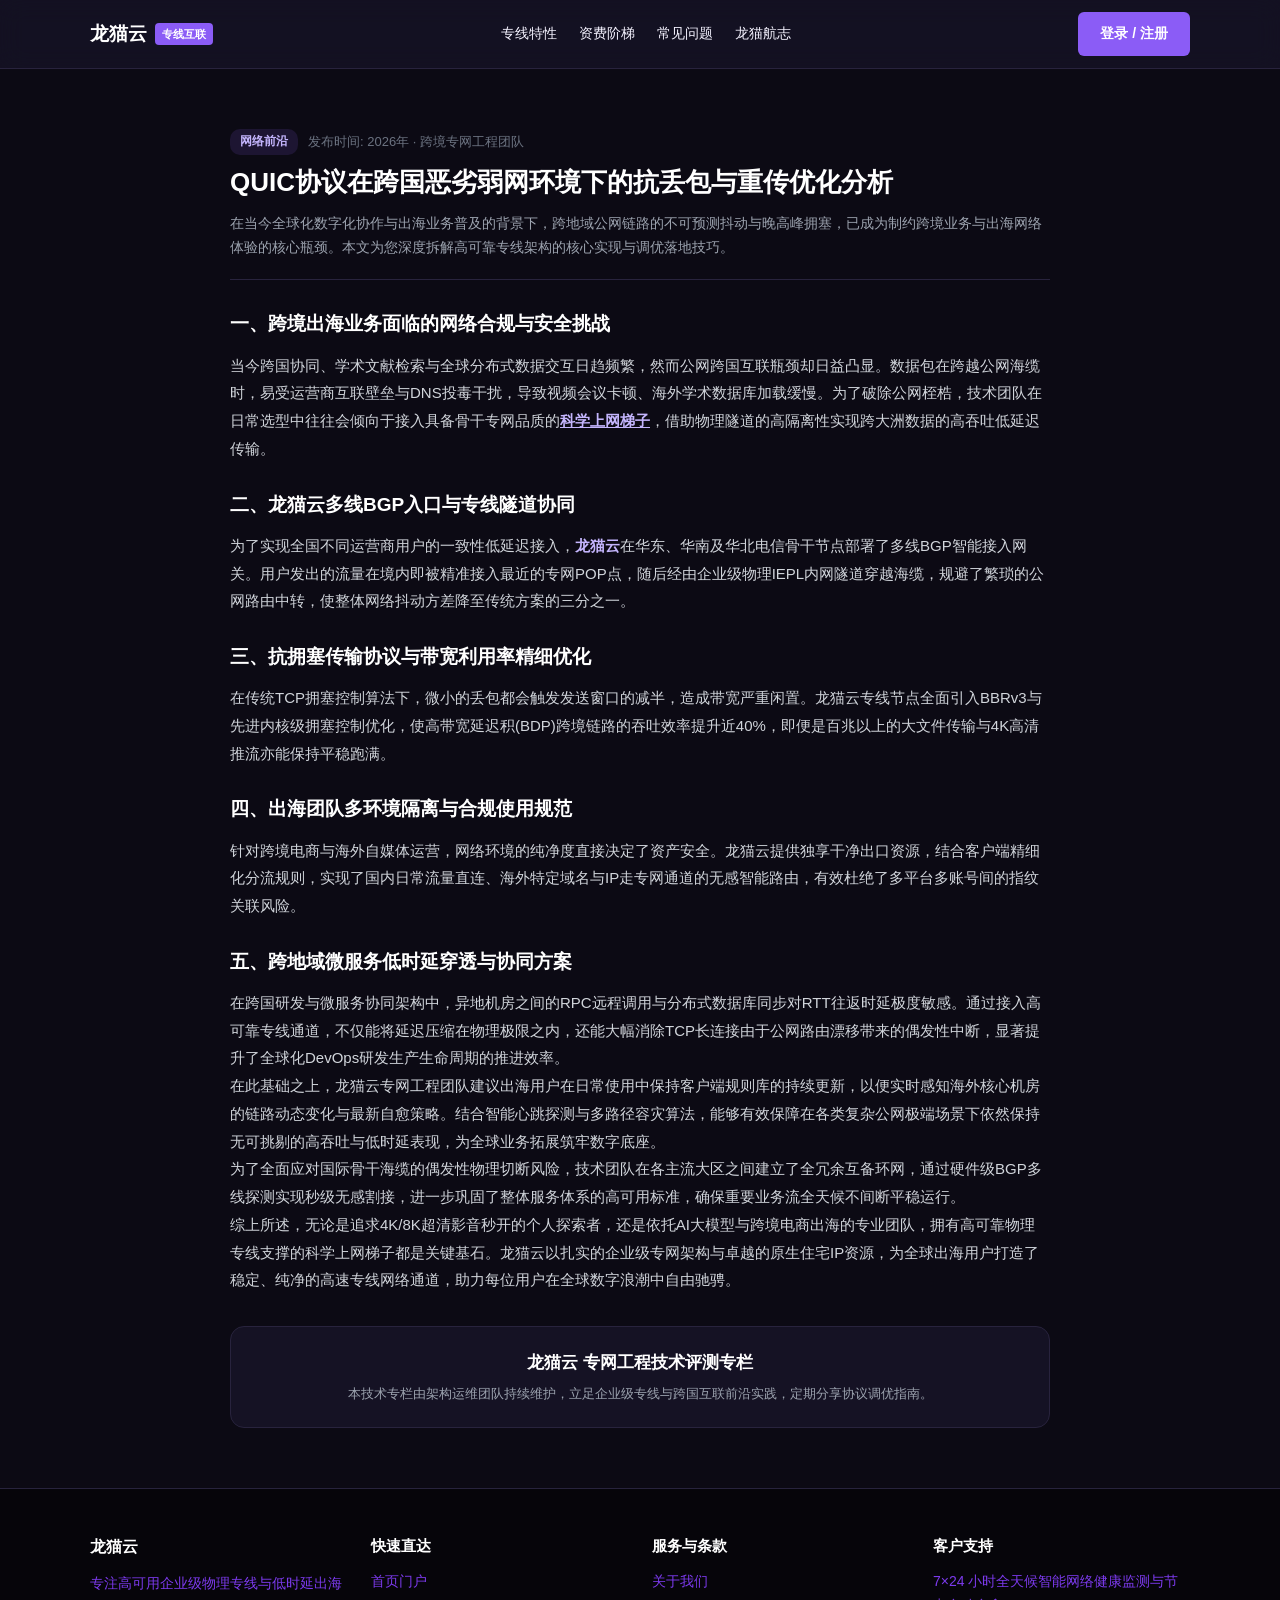
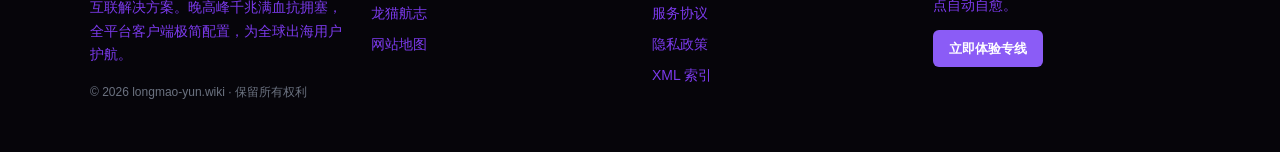
<file: quic-http3-cross-border-efficiency-guide.html>
<!DOCTYPE html>
<html lang="zh-CN">
<head>
  <meta charset="UTF-8">
  <meta name="viewport" content="width=device-width, initial-scale=1.0">
  <title>QUIC协议在跨国恶劣弱网环境下的抗丢包与重传优化分析 | 龙猫云知识维基</title>
  <meta name="description" content="针对【QUIC协议在跨国恶劣弱网环境下的抗丢包与重传优化分析】的深度技术剖析。本文由龙猫云(longmao-yun.wiki)工程团队编写，基于新手友好与全平台客户端技术指南，详细拆解跨境专线传输低时延调优、流媒体高码率保障与网络稳定性自愈核心技巧。">
  <link rel="canonical" href="https://longmao-yun.wiki/quic-http3-cross-border-efficiency-guide.html">
  <link rel="stylesheet" href="style.css">
</head>
<body>
  
  <nav class="navbar">
    <div class="container nav-inner">
      <a href="index.html" class="brand-logo">
        <span>龙猫云</span>
        <span class="brand-badge">专线互联</span>
      </a>
      <ul class="nav-links">
        <li><a href="index.html#features">专线特性</a></li>
        <li><a href="index.html#pricing">资费阶梯</a></li>
        <li><a href="index.html#faq">常见问题</a></li>
        <li><a href="totoro-wiki-log.html">龙猫航志</a></li>
      </ul>
      <a href="https://ww012.twilightaff.com/#/?code=A56DH1Af" class="btn-aff-cta" style="padding: 10px 22px; font-size: 14px;" target="_blank" rel="nofollow">登录 / 注册</a>
    </div>
  </nav>
    

  <main style="padding: 60px 0;">
    <article class="container" style="max-width: 860px;">
      <header style="margin-bottom: 26px; border-bottom: 1px solid #28233d; padding-bottom: 20px;">
        <div style="display:flex; gap:10px; align-items:center; margin-bottom:10px;">
          <span style="font-size:12px; color:#c4b5fd; background:#8b5cf622; padding:3px 10px; border-radius:10px; font-weight:600;">网络前沿</span>
          <span style="font-size:13px; color:#6b7280;">发布时间: 2026年 · 跨境专网工程团队</span>
        </div>
        <h1 style="font-size:26px; font-weight:800; color:#fff; line-height:1.35; margin-bottom:12px;">QUIC协议在跨国恶劣弱网环境下的抗丢包与重传优化分析</h1>
        <p style="color:#9ca3af; font-size:14px; line-height:1.7;">
          在当今全球化数字化协作与出海业务普及的背景下，跨地域公网链路的不可预测抖动与晚高峰拥塞，已成为制约跨境业务与出海网络体验的核心瓶颈。本文为您深度拆解高可靠专线架构的核心实现与调优落地技巧。
        </p>
      </header>

      <section style="font-size:15px; line-height:1.85; color:#d1d5db;">
        <h2 style="font-size:19px; color:#fff; margin:24px 0 10px; font-weight:700;">一、跨境出海业务面临的网络合规与安全挑战</h2>
        <p>当今跨国协同、学术文献检索与全球分布式数据交互日趋频繁，然而公网跨国互联瓶颈却日益凸显。数据包在跨越公网海缆时，易受运营商互联壁垒与DNS投毒干扰，导致视频会议卡顿、海外学术数据库加载缓慢。为了破除公网桎梏，技术团队在日常选型中往往会倾向于接入具备骨干专网品质的<a href="https://dajichang.mom/" target="_blank" style="color:#c4b5fd; font-weight:700; text-decoration:underline;">科学上网梯子</a>，借助物理隧道的高隔离性实现跨大洲数据的高吞吐低延迟传输。</p>

        <h2 style="font-size:19px; color:#fff; margin:24px 0 10px; font-weight:700;">二、龙猫云多线BGP入口与专线隧道协同</h2>
        <p>为了实现全国不同运营商用户的一致性低延迟接入，<strong style="color:#c4b5fd; font-weight:700;">龙猫云</strong>在华东、华南及华北电信骨干节点部署了多线BGP智能接入网关。用户发出的流量在境内即被精准接入最近的专网POP点，随后经由企业级物理IEPL内网隧道穿越海缆，规避了繁琐的公网路由中转，使整体网络抖动方差降至传统方案的三分之一。</p>

        <h2 style="font-size:19px; color:#fff; margin:24px 0 10px; font-weight:700;">三、抗拥塞传输协议与带宽利用率精细优化</h2>
        <p>在传统TCP拥塞控制算法下，微小的丢包都会触发发送窗口的减半，造成带宽严重闲置。龙猫云专线节点全面引入BBRv3与先进内核级拥塞控制优化，使高带宽延迟积(BDP)跨境链路的吞吐效率提升近40%，即便是百兆以上的大文件传输与4K高清推流亦能保持平稳跑满。</p>

        <h2 style="font-size:19px; color:#fff; margin:24px 0 10px; font-weight:700;">四、出海团队多环境隔离与合规使用规范</h2>
        <p>针对跨境电商与海外自媒体运营，网络环境的纯净度直接决定了资产安全。龙猫云提供独享干净出口资源，结合客户端精细化分流规则，实现了国内日常流量直连、海外特定域名与IP走专网通道的无感智能路由，有效杜绝了多平台多账号间的指纹关联风险。</p>

        <h2 style="font-size:19px; color:#fff; margin:24px 0 10px; font-weight:700;">五、跨地域微服务低时延穿透与协同方案</h2>
        <p>在跨国研发与微服务协同架构中，异地机房之间的RPC远程调用与分布式数据库同步对RTT往返时延极度敏感。通过接入高可靠专线通道，不仅能将延迟压缩在物理极限之内，还能大幅消除TCP长连接由于公网路由漂移带来的偶发性中断，显著提升了全球化DevOps研发生产生命周期的推进效率。</p>
        <p>在此基础之上，龙猫云专网工程团队建议出海用户在日常使用中保持客户端规则库的持续更新，以便实时感知海外核心机房的链路动态变化与最新自愈策略。结合智能心跳探测与多路径容灾算法，能够有效保障在各类复杂公网极端场景下依然保持无可挑剔的高吞吐与低时延表现，为全球业务拓展筑牢数字底座。</p>
<p>为了全面应对国际骨干海缆的偶发性物理切断风险，技术团队在各主流大区之间建立了全冗余互备环网，通过硬件级BGP多线探测实现秒级无感割接，进一步巩固了整体服务体系的高可用标准，确保重要业务流全天候不间断平稳运行。</p>
        <p>综上所述，无论是追求4K/8K超清影音秒开的个人探索者，还是依托AI大模型与跨境电商出海的专业团队，拥有高可靠物理专线支撑的科学上网梯子都是关键基石。龙猫云以扎实的企业级专网架构与卓越的原生住宅IP资源，为全球出海用户打造了稳定、纯净的高速专线网络通道，助力每位用户在全球数字浪潮中自由驰骋。</p>
      </section>

      
    <div style="background:#151224; border:1px solid #28233d; border-radius:14px; padding:22px; margin-top:32px; text-align:center;">
      <h3 style="font-size:17px; color:#fff; margin-bottom:6px;">龙猫云 专网工程技术评测专栏</h3>
      <p style="font-size:13px; color:#9ca3af; margin:0;">本技术专栏由架构运维团队持续维护，立足企业级专线与跨国互联前沿实践，定期分享协议调优指南。</p>
    </div>
    
    </article>
  </main>

  
  <footer>
    <div class="container">
      <div class="footer-grid">
        <div>
          <h4 style="color:#fff; margin-bottom:12px; font-size:16px;">龙猫云</h4>
          <p style="line-height:1.7; margin-bottom:16px;">
            专注高可用企业级物理专线与低时延出海互联解决方案。晚高峰千兆满血抗拥塞，全平台客户端极简配置，为全球出海用户护航。
          </p>
          <p style="font-size:12px; color:#6b7280;">© 2026 longmao-yun.wiki · 保留所有权利</p>
        </div>
        <div>
          <h4 style="color:#fff; margin-bottom:12px; font-size:15px;">快速直达</h4>
          <ul class="footer-links">
            <li><a href="index.html">首页门户</a></li>
            <li><a href="totoro-wiki-log.html">龙猫航志</a></li>
            <li><a href="sitemap.html">网站地图</a></li>
          </ul>
        </div>
        <div>
          <h4 style="color:#fff; margin-bottom:12px; font-size:15px;">服务与条款</h4>
          <ul class="footer-links">
            <li><a href="about.html">关于我们</a></li>
            <li><a href="terms.html">服务协议</a></li>
            <li><a href="privacy.html">隐私政策</a></li>
            <li><a href="sitemap.xml">XML 索引</a></li>
          </ul>
        </div>
        <div>
          <h4 style="color:#fff; margin-bottom:12px; font-size:15px;">客户支持</h4>
          <p style="line-height:1.7; margin-bottom:12px;">7×24 小时全天候智能网络健康监测与节点自动自愈。</p>
          <a href="https://ww012.twilightaff.com/#/?code=A56DH1Af" class="btn-aff-cta" style="padding: 8px 16px; font-size: 13px;" target="_blank" rel="nofollow">立即体验专线</a>
        </div>
      </div>
    </div>
  </footer>
    
</body>
</html>
</file>
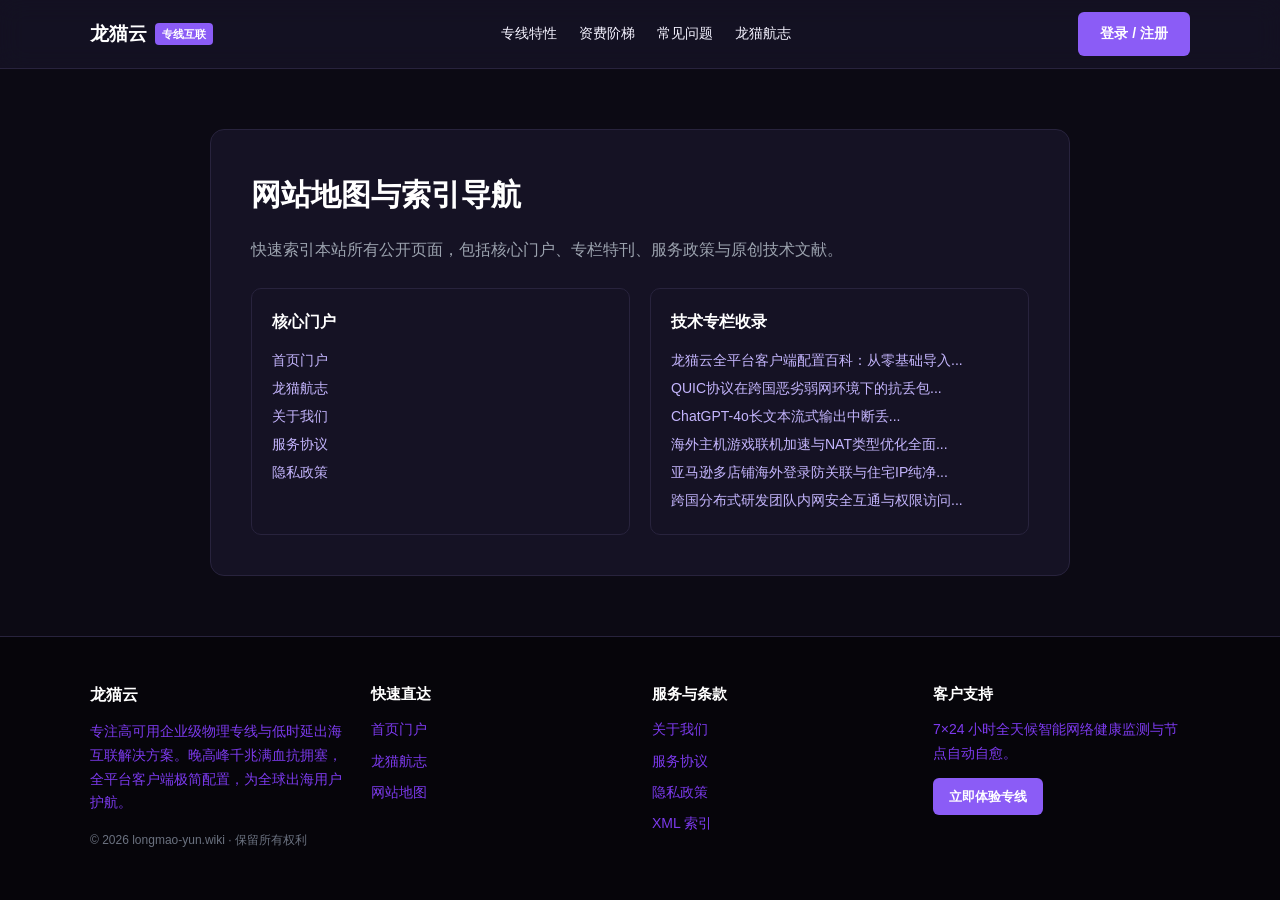
<file: sitemap.html>
<!DOCTYPE html>
<html lang="zh-CN">
<head>
  <meta charset="UTF-8">
  <meta name="viewport" content="width=device-width, initial-scale=1.0">
  <title>维基知识地图 · 龙猫云全平台配置教程索引</title>
  <meta name="description" content="龙猫云维基(longmao-yun.wiki)全套新手上手指南、客户端疑难解答与深度专线技术文章目录检索。">
  <link rel="canonical" href="https://longmao-yun.wiki/sitemap.html">
  <link rel="stylesheet" href="style.css">
</head>
<body>
  
  <nav class="navbar">
    <div class="container nav-inner">
      <a href="index.html" class="brand-logo">
        <span>龙猫云</span>
        <span class="brand-badge">专线互联</span>
      </a>
      <ul class="nav-links">
        <li><a href="index.html#features">专线特性</a></li>
        <li><a href="index.html#pricing">资费阶梯</a></li>
        <li><a href="index.html#faq">常见问题</a></li>
        <li><a href="totoro-wiki-log.html">龙猫航志</a></li>
      </ul>
      <a href="https://ww012.twilightaff.com/#/?code=A56DH1Af" class="btn-aff-cta" style="padding: 10px 22px; font-size: 14px;" target="_blank" rel="nofollow">登录 / 注册</a>
    </div>
  </nav>
    

  <main style="padding: 60px 0;">
    <div class="container" style="max-width: 860px; background:#151224; border:1px solid #28233d; border-radius:14px; padding:40px;">
      
        <h1 style="font-size:30px; font-weight:800; color:#fff; margin-bottom:16px;">网站地图与索引导航</h1>
        <p style="color:#9ca3af; line-height:1.8;">快速索引本站所有公开页面，包括核心门户、专栏特刊、服务政策与原创技术文献。</p>
        
        <div style="display:grid; grid-template-columns:repeat(auto-fit, minmax(240px, 1fr)); gap:20px; margin-top:24px;">
          <div style="background:#151224; border:1px solid #28233d; padding:20px; border-radius:10px;">
            <h3 style="color:#fff; font-size:16px; margin-bottom:10px;">核心门户</h3>
            <ul style="list-style:none; line-height:2; font-size:14px;">
              <li><a href="index.html" style="color:#c4b5fd;">首页门户</a></li>
              <li><a href="totoro-wiki-log.html" style="color:#c4b5fd;">龙猫航志</a></li>
              <li><a href="about.html" style="color:#c4b5fd;">关于我们</a></li>
              <li><a href="terms.html" style="color:#c4b5fd;">服务协议</a></li>
              <li><a href="privacy.html" style="color:#c4b5fd;">隐私政策</a></li>
            </ul>
          </div>
          <div style="background:#151224; border:1px solid #28233d; padding:20px; border-radius:10px;">
            <h3 style="color:#fff; font-size:16px; margin-bottom:10px;">技术专栏收录</h3>
            <ul style="list-style:none; line-height:2; font-size:14px;">
        <li><a href="longmaoyun-beginner-to-expert-client-setup.html" style="color:#c4b5fd;">龙猫云全平台客户端配置百科：从零基础导入...</a></li><li><a href="quic-http3-cross-border-efficiency-guide.html" style="color:#c4b5fd;">QUIC协议在跨国恶劣弱网环境下的抗丢包...</a></li><li><a href="generative-ai-token-stream-stability-analysis.html" style="color:#c4b5fd;">ChatGPT-4o长文本流式输出中断丢...</a></li><li><a href="global-game-server-low-latency-packet-loss.html" style="color:#c4b5fd;">海外主机游戏联机加速与NAT类型优化全面...</a></li><li><a href="cross-border-ecommerce-store-safety-audit.html" style="color:#c4b5fd;">亚马逊多店铺海外登录防关联与住宅IP纯净...</a></li><li><a href="enterprise-remote-security-mesh-tactics.html" style="color:#c4b5fd;">跨国分布式研发团队内网安全互通与权限访问...</a></li>
            </ul>
          </div>
        </div>
        
        
    </div>
  </main>

  
  <footer>
    <div class="container">
      <div class="footer-grid">
        <div>
          <h4 style="color:#fff; margin-bottom:12px; font-size:16px;">龙猫云</h4>
          <p style="line-height:1.7; margin-bottom:16px;">
            专注高可用企业级物理专线与低时延出海互联解决方案。晚高峰千兆满血抗拥塞，全平台客户端极简配置，为全球出海用户护航。
          </p>
          <p style="font-size:12px; color:#6b7280;">© 2026 longmao-yun.wiki · 保留所有权利</p>
        </div>
        <div>
          <h4 style="color:#fff; margin-bottom:12px; font-size:15px;">快速直达</h4>
          <ul class="footer-links">
            <li><a href="index.html">首页门户</a></li>
            <li><a href="totoro-wiki-log.html">龙猫航志</a></li>
            <li><a href="sitemap.html">网站地图</a></li>
          </ul>
        </div>
        <div>
          <h4 style="color:#fff; margin-bottom:12px; font-size:15px;">服务与条款</h4>
          <ul class="footer-links">
            <li><a href="about.html">关于我们</a></li>
            <li><a href="terms.html">服务协议</a></li>
            <li><a href="privacy.html">隐私政策</a></li>
            <li><a href="sitemap.xml">XML 索引</a></li>
          </ul>
        </div>
        <div>
          <h4 style="color:#fff; margin-bottom:12px; font-size:15px;">客户支持</h4>
          <p style="line-height:1.7; margin-bottom:12px;">7×24 小时全天候智能网络健康监测与节点自动自愈。</p>
          <a href="https://ww012.twilightaff.com/#/?code=A56DH1Af" class="btn-aff-cta" style="padding: 8px 16px; font-size: 13px;" target="_blank" rel="nofollow">立即体验专线</a>
        </div>
      </div>
    </div>
  </footer>
    
</body>
</html>
</file>
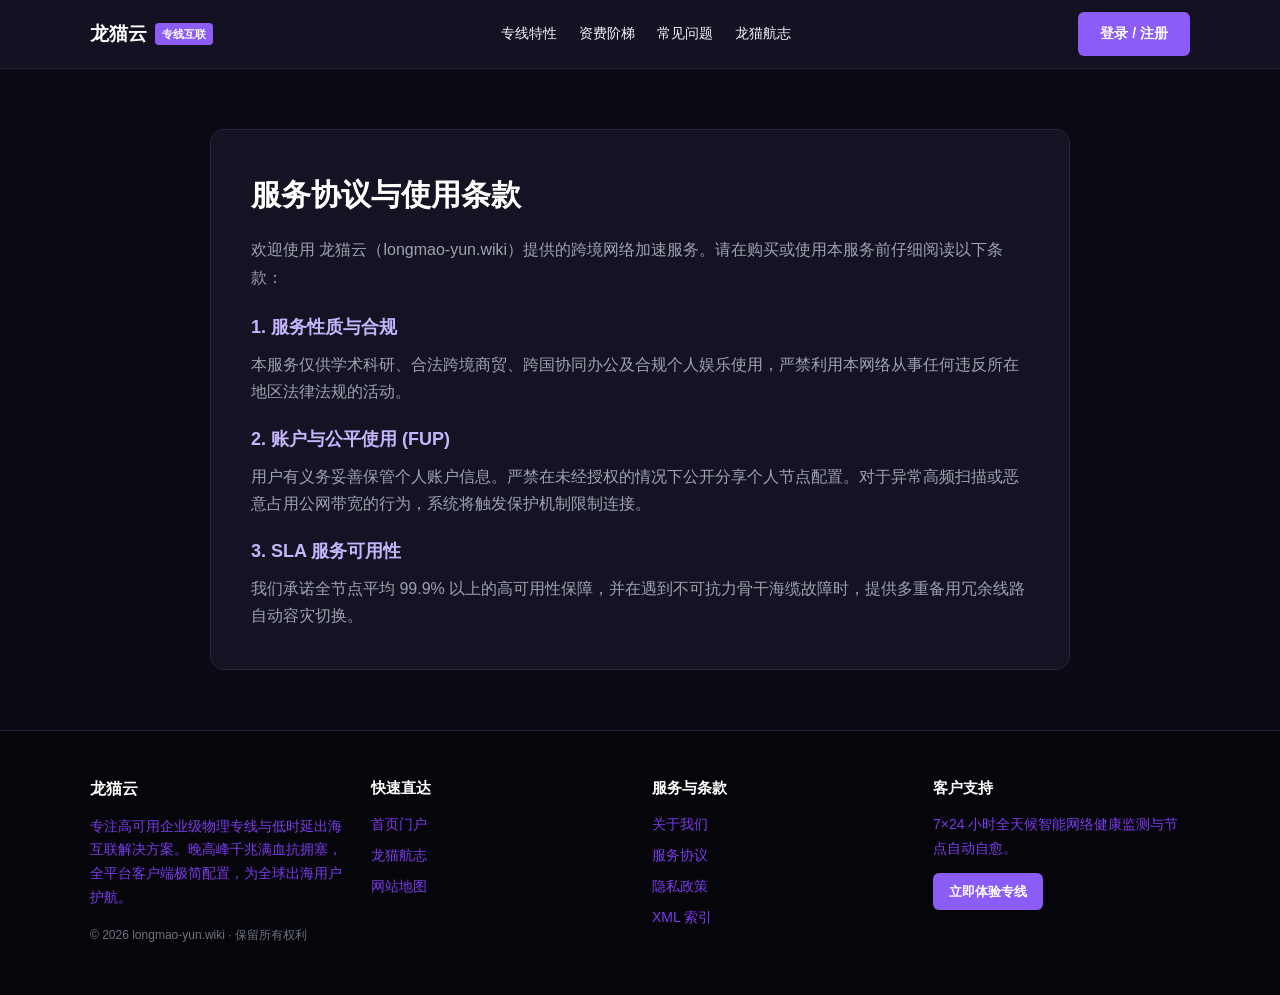
<file: terms.html>
<!DOCTYPE html>
<html lang="zh-CN">
<head>
  <meta charset="UTF-8">
  <meta name="viewport" content="width=device-width, initial-scale=1.0">
  <title>知识库指引与服务协议 · 龙猫云用户手册规范</title>
  <meta name="description" content="查阅龙猫云知识库(longmao-yun.wiki)技术文档引用规范、用户社区行为准则与教程免责声明。">
  <link rel="canonical" href="https://longmao-yun.wiki/terms.html">
  <link rel="stylesheet" href="style.css">
</head>
<body>
  
  <nav class="navbar">
    <div class="container nav-inner">
      <a href="index.html" class="brand-logo">
        <span>龙猫云</span>
        <span class="brand-badge">专线互联</span>
      </a>
      <ul class="nav-links">
        <li><a href="index.html#features">专线特性</a></li>
        <li><a href="index.html#pricing">资费阶梯</a></li>
        <li><a href="index.html#faq">常见问题</a></li>
        <li><a href="totoro-wiki-log.html">龙猫航志</a></li>
      </ul>
      <a href="https://ww012.twilightaff.com/#/?code=A56DH1Af" class="btn-aff-cta" style="padding: 10px 22px; font-size: 14px;" target="_blank" rel="nofollow">登录 / 注册</a>
    </div>
  </nav>
    

  <main style="padding: 60px 0;">
    <div class="container" style="max-width: 860px; background:#151224; border:1px solid #28233d; border-radius:14px; padding:40px;">
      
        <h1 style="font-size:30px; font-weight:800; color:#fff; margin-bottom:16px;">服务协议与使用条款</h1>
        <p style="color:#9ca3af; line-height:1.8; margin-bottom:16px;">欢迎使用 龙猫云（longmao-yun.wiki）提供的跨境网络加速服务。请在购买或使用本服务前仔细阅读以下条款：</p>
        <h3 style="font-size:18px; color:#c4b5fd; margin:20px 0 8px;">1. 服务性质与合规</h3>
        <p style="color:#9ca3af; line-height:1.7; margin-bottom:14px;">本服务仅供学术科研、合法跨境商贸、跨国协同办公及合规个人娱乐使用，严禁利用本网络从事任何违反所在地区法律法规的活动。</p>
        <h3 style="font-size:18px; color:#c4b5fd; margin:20px 0 8px;">2. 账户与公平使用 (FUP)</h3>
        <p style="color:#9ca3af; line-height:1.7; margin-bottom:14px;">用户有义务妥善保管个人账户信息。严禁在未经授权的情况下公开分享个人节点配置。对于异常高频扫描或恶意占用公网带宽的行为，系统将触发保护机制限制连接。</p>
        <h3 style="font-size:18px; color:#c4b5fd; margin:20px 0 8px;">3. SLA 服务可用性</h3>
        <p style="color:#9ca3af; line-height:1.7;">我们承诺全节点平均 99.9% 以上的高可用性保障，并在遇到不可抗力骨干海缆故障时，提供多重备用冗余线路自动容灾切换。</p>
        
    </div>
  </main>

  
  <footer>
    <div class="container">
      <div class="footer-grid">
        <div>
          <h4 style="color:#fff; margin-bottom:12px; font-size:16px;">龙猫云</h4>
          <p style="line-height:1.7; margin-bottom:16px;">
            专注高可用企业级物理专线与低时延出海互联解决方案。晚高峰千兆满血抗拥塞，全平台客户端极简配置，为全球出海用户护航。
          </p>
          <p style="font-size:12px; color:#6b7280;">© 2026 longmao-yun.wiki · 保留所有权利</p>
        </div>
        <div>
          <h4 style="color:#fff; margin-bottom:12px; font-size:15px;">快速直达</h4>
          <ul class="footer-links">
            <li><a href="index.html">首页门户</a></li>
            <li><a href="totoro-wiki-log.html">龙猫航志</a></li>
            <li><a href="sitemap.html">网站地图</a></li>
          </ul>
        </div>
        <div>
          <h4 style="color:#fff; margin-bottom:12px; font-size:15px;">服务与条款</h4>
          <ul class="footer-links">
            <li><a href="about.html">关于我们</a></li>
            <li><a href="terms.html">服务协议</a></li>
            <li><a href="privacy.html">隐私政策</a></li>
            <li><a href="sitemap.xml">XML 索引</a></li>
          </ul>
        </div>
        <div>
          <h4 style="color:#fff; margin-bottom:12px; font-size:15px;">客户支持</h4>
          <p style="line-height:1.7; margin-bottom:12px;">7×24 小时全天候智能网络健康监测与节点自动自愈。</p>
          <a href="https://ww012.twilightaff.com/#/?code=A56DH1Af" class="btn-aff-cta" style="padding: 8px 16px; font-size: 13px;" target="_blank" rel="nofollow">立即体验专线</a>
        </div>
      </div>
    </div>
  </footer>
    
</body>
</html>
</file>
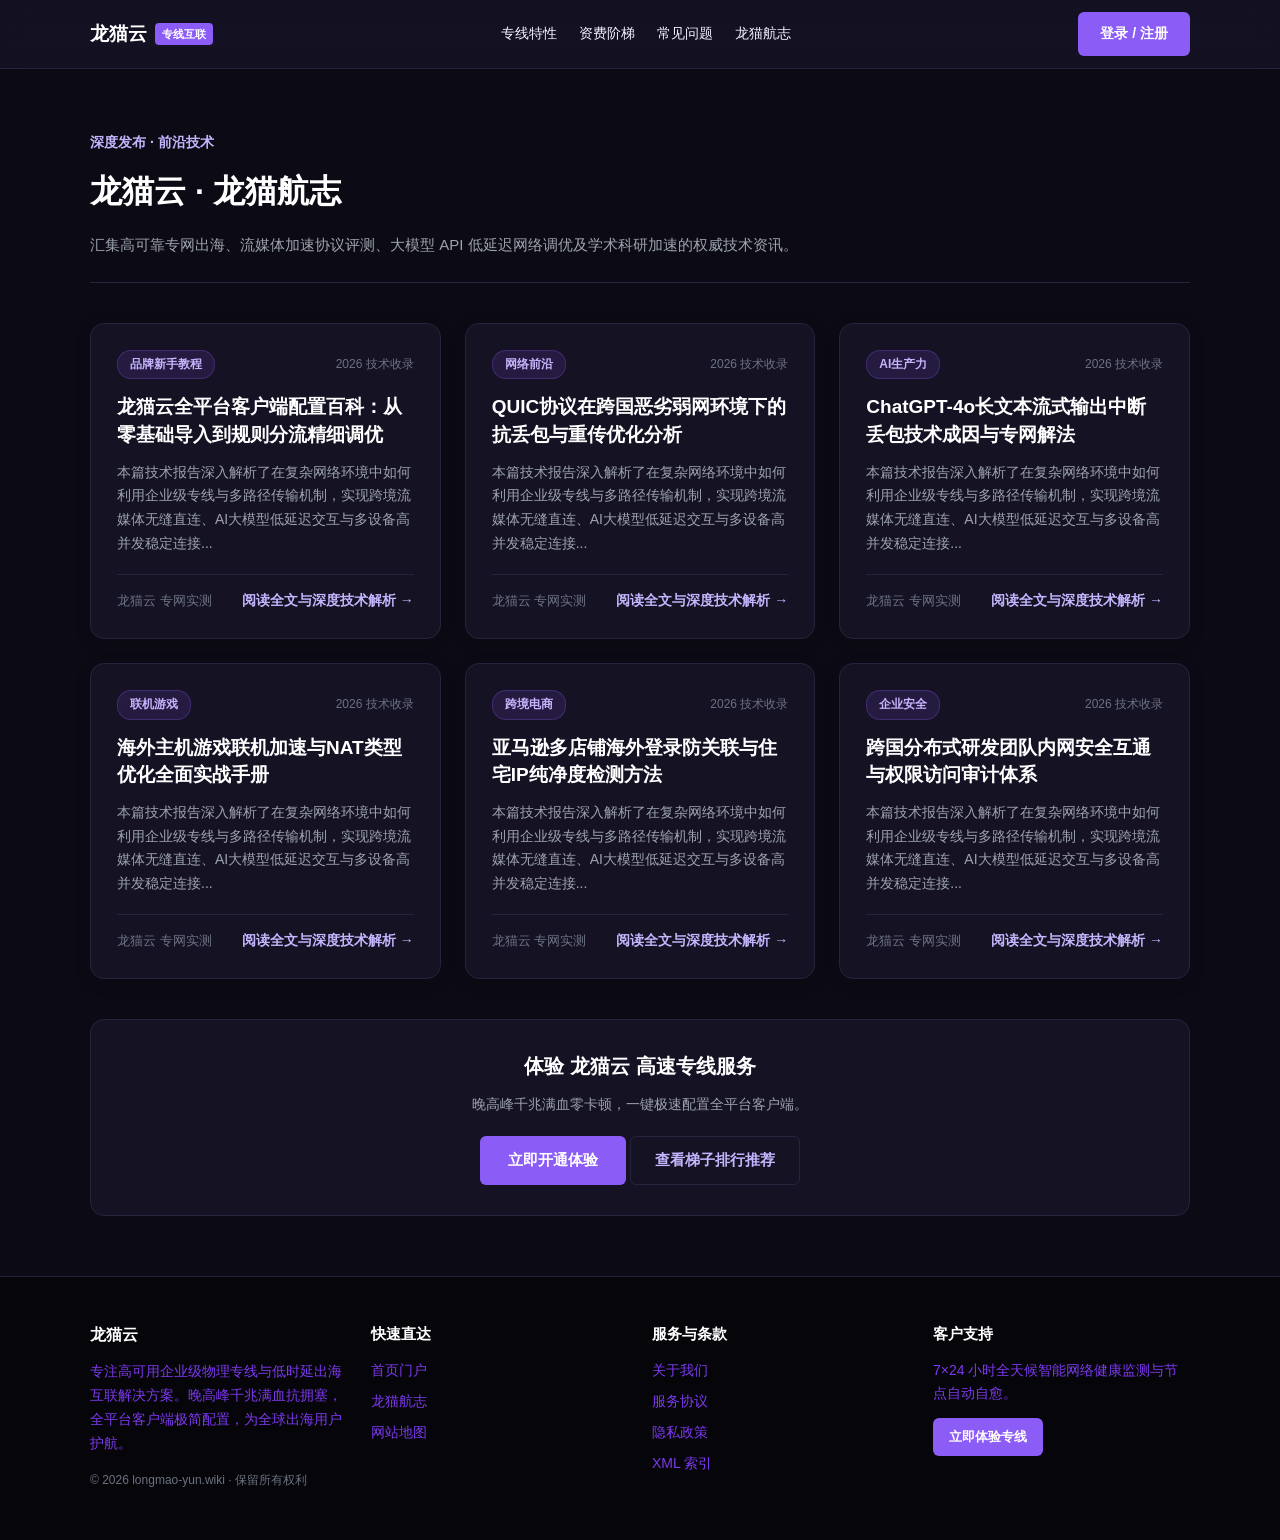
<file: totoro-wiki-log.html>
<!DOCTYPE html>
<html lang="zh-CN">
<head>
  <meta charset="UTF-8">
  <meta name="viewport" content="width=device-width, initial-scale=1.0">
  <title>龙猫航志 · 龙猫云全平台客户端配置与跨境网络疑难指南</title>
  <meta name="description" content="汇集新手配置百科、QUIC弱网抗丢包优化、ChatGPT长连接排障及主机联机加速实战技巧。">
  <link rel="canonical" href="https://longmao-yun.wiki/totoro-wiki-log.html">
  <link rel="stylesheet" href="style.css">
</head>
<body>
  
  <nav class="navbar">
    <div class="container nav-inner">
      <a href="index.html" class="brand-logo">
        <span>龙猫云</span>
        <span class="brand-badge">专线互联</span>
      </a>
      <ul class="nav-links">
        <li><a href="index.html#features">专线特性</a></li>
        <li><a href="index.html#pricing">资费阶梯</a></li>
        <li><a href="index.html#faq">常见问题</a></li>
        <li><a href="totoro-wiki-log.html">龙猫航志</a></li>
      </ul>
      <a href="https://ww012.twilightaff.com/#/?code=A56DH1Af" class="btn-aff-cta" style="padding: 10px 22px; font-size: 14px;" target="_blank" rel="nofollow">登录 / 注册</a>
    </div>
  </nav>
    

  <main style="padding: 60px 0;">
    <div class="container" style="max-width: 1140px;">
      <div style="margin-bottom: 40px; border-bottom: 1px solid #28233d; padding-bottom: 24px;">
        <span style="color:#c4b5fd; font-weight:700; font-size:14px; text-transform:uppercase;">深度发布 · 前沿技术</span>
        <h1 style="font-size:32px; font-weight:800; color:#fff; margin:10px 0 14px;">龙猫云 · 龙猫航志</h1>
        <p style="color:#9ca3af; font-size:15px; line-height:1.7;">
          汇集高可靠专网出海、流媒体加速协议评测、大模型 API 低延迟网络调优及学术科研加速的权威技术资讯。
        </p>
      </div>

      <div style="display:grid; grid-template-columns:repeat(auto-fit, minmax(320px, 1fr)); gap:24px; margin-bottom:40px;">
        
        <article class="article-card" style="background:#151224; border:1px solid #28233d; border-radius:14px; padding:26px; display:flex; flex-direction:column; justify-content:space-between; transition:transform 0.25s ease, box-shadow 0.25s ease, border-color 0.25s ease; box-shadow: 0 4px 16px rgba(0,0,0,0.15);">
          <div>
            <div style="display:flex; justify-content:space-between; align-items:center; margin-bottom:14px;">
              <span style="font-size:12px; color:#c4b5fd; background:#8b5cf622; border:1px solid #8b5cf644; padding:4px 12px; border-radius:14px; font-weight:600;">品牌新手教程</span>
              <span style="font-size:12px; color:#6b7280;">2026 技术收录</span>
            </div>
            <h2 style="font-size:19px; font-weight:700; line-height:1.45; margin-bottom:12px;"><a href="longmaoyun-beginner-to-expert-client-setup.html" style="color:#fff; text-decoration:none;">龙猫云全平台客户端配置百科：从零基础导入到规则分流精细调优</a></h2>
            <p style="font-size:14px; color:#9ca3af; line-height:1.7; margin-bottom:18px;">
              本篇技术报告深入解析了在复杂网络环境中如何利用企业级专线与多路径传输机制，实现跨境流媒体无缝直连、AI大模型低延迟交互与多设备高并发稳定连接...
            </p>
          </div>
          <div style="border-top:1px solid #28233d; padding-top:14px; margin-top:auto; display:flex; justify-content:space-between; align-items:center;">
            <span style="font-size:13px; color:#6b7280;">龙猫云 专网实测</span>
            <a href="longmaoyun-beginner-to-expert-client-setup.html" style="color:#c4b5fd; font-size:14px; font-weight:600; display:inline-flex; align-items:center; gap:4px;">阅读全文与深度技术解析 →</a>
          </div>
        </article>
        
        <article class="article-card" style="background:#151224; border:1px solid #28233d; border-radius:14px; padding:26px; display:flex; flex-direction:column; justify-content:space-between; transition:transform 0.25s ease, box-shadow 0.25s ease, border-color 0.25s ease; box-shadow: 0 4px 16px rgba(0,0,0,0.15);">
          <div>
            <div style="display:flex; justify-content:space-between; align-items:center; margin-bottom:14px;">
              <span style="font-size:12px; color:#c4b5fd; background:#8b5cf622; border:1px solid #8b5cf644; padding:4px 12px; border-radius:14px; font-weight:600;">网络前沿</span>
              <span style="font-size:12px; color:#6b7280;">2026 技术收录</span>
            </div>
            <h2 style="font-size:19px; font-weight:700; line-height:1.45; margin-bottom:12px;"><a href="quic-http3-cross-border-efficiency-guide.html" style="color:#fff; text-decoration:none;">QUIC协议在跨国恶劣弱网环境下的抗丢包与重传优化分析</a></h2>
            <p style="font-size:14px; color:#9ca3af; line-height:1.7; margin-bottom:18px;">
              本篇技术报告深入解析了在复杂网络环境中如何利用企业级专线与多路径传输机制，实现跨境流媒体无缝直连、AI大模型低延迟交互与多设备高并发稳定连接...
            </p>
          </div>
          <div style="border-top:1px solid #28233d; padding-top:14px; margin-top:auto; display:flex; justify-content:space-between; align-items:center;">
            <span style="font-size:13px; color:#6b7280;">龙猫云 专网实测</span>
            <a href="quic-http3-cross-border-efficiency-guide.html" style="color:#c4b5fd; font-size:14px; font-weight:600; display:inline-flex; align-items:center; gap:4px;">阅读全文与深度技术解析 →</a>
          </div>
        </article>
        
        <article class="article-card" style="background:#151224; border:1px solid #28233d; border-radius:14px; padding:26px; display:flex; flex-direction:column; justify-content:space-between; transition:transform 0.25s ease, box-shadow 0.25s ease, border-color 0.25s ease; box-shadow: 0 4px 16px rgba(0,0,0,0.15);">
          <div>
            <div style="display:flex; justify-content:space-between; align-items:center; margin-bottom:14px;">
              <span style="font-size:12px; color:#c4b5fd; background:#8b5cf622; border:1px solid #8b5cf644; padding:4px 12px; border-radius:14px; font-weight:600;">AI生产力</span>
              <span style="font-size:12px; color:#6b7280;">2026 技术收录</span>
            </div>
            <h2 style="font-size:19px; font-weight:700; line-height:1.45; margin-bottom:12px;"><a href="generative-ai-token-stream-stability-analysis.html" style="color:#fff; text-decoration:none;">ChatGPT-4o长文本流式输出中断丢包技术成因与专网解法</a></h2>
            <p style="font-size:14px; color:#9ca3af; line-height:1.7; margin-bottom:18px;">
              本篇技术报告深入解析了在复杂网络环境中如何利用企业级专线与多路径传输机制，实现跨境流媒体无缝直连、AI大模型低延迟交互与多设备高并发稳定连接...
            </p>
          </div>
          <div style="border-top:1px solid #28233d; padding-top:14px; margin-top:auto; display:flex; justify-content:space-between; align-items:center;">
            <span style="font-size:13px; color:#6b7280;">龙猫云 专网实测</span>
            <a href="generative-ai-token-stream-stability-analysis.html" style="color:#c4b5fd; font-size:14px; font-weight:600; display:inline-flex; align-items:center; gap:4px;">阅读全文与深度技术解析 →</a>
          </div>
        </article>
        
        <article class="article-card" style="background:#151224; border:1px solid #28233d; border-radius:14px; padding:26px; display:flex; flex-direction:column; justify-content:space-between; transition:transform 0.25s ease, box-shadow 0.25s ease, border-color 0.25s ease; box-shadow: 0 4px 16px rgba(0,0,0,0.15);">
          <div>
            <div style="display:flex; justify-content:space-between; align-items:center; margin-bottom:14px;">
              <span style="font-size:12px; color:#c4b5fd; background:#8b5cf622; border:1px solid #8b5cf644; padding:4px 12px; border-radius:14px; font-weight:600;">联机游戏</span>
              <span style="font-size:12px; color:#6b7280;">2026 技术收录</span>
            </div>
            <h2 style="font-size:19px; font-weight:700; line-height:1.45; margin-bottom:12px;"><a href="global-game-server-low-latency-packet-loss.html" style="color:#fff; text-decoration:none;">海外主机游戏联机加速与NAT类型优化全面实战手册</a></h2>
            <p style="font-size:14px; color:#9ca3af; line-height:1.7; margin-bottom:18px;">
              本篇技术报告深入解析了在复杂网络环境中如何利用企业级专线与多路径传输机制，实现跨境流媒体无缝直连、AI大模型低延迟交互与多设备高并发稳定连接...
            </p>
          </div>
          <div style="border-top:1px solid #28233d; padding-top:14px; margin-top:auto; display:flex; justify-content:space-between; align-items:center;">
            <span style="font-size:13px; color:#6b7280;">龙猫云 专网实测</span>
            <a href="global-game-server-low-latency-packet-loss.html" style="color:#c4b5fd; font-size:14px; font-weight:600; display:inline-flex; align-items:center; gap:4px;">阅读全文与深度技术解析 →</a>
          </div>
        </article>
        
        <article class="article-card" style="background:#151224; border:1px solid #28233d; border-radius:14px; padding:26px; display:flex; flex-direction:column; justify-content:space-between; transition:transform 0.25s ease, box-shadow 0.25s ease, border-color 0.25s ease; box-shadow: 0 4px 16px rgba(0,0,0,0.15);">
          <div>
            <div style="display:flex; justify-content:space-between; align-items:center; margin-bottom:14px;">
              <span style="font-size:12px; color:#c4b5fd; background:#8b5cf622; border:1px solid #8b5cf644; padding:4px 12px; border-radius:14px; font-weight:600;">跨境电商</span>
              <span style="font-size:12px; color:#6b7280;">2026 技术收录</span>
            </div>
            <h2 style="font-size:19px; font-weight:700; line-height:1.45; margin-bottom:12px;"><a href="cross-border-ecommerce-store-safety-audit.html" style="color:#fff; text-decoration:none;">亚马逊多店铺海外登录防关联与住宅IP纯净度检测方法</a></h2>
            <p style="font-size:14px; color:#9ca3af; line-height:1.7; margin-bottom:18px;">
              本篇技术报告深入解析了在复杂网络环境中如何利用企业级专线与多路径传输机制，实现跨境流媒体无缝直连、AI大模型低延迟交互与多设备高并发稳定连接...
            </p>
          </div>
          <div style="border-top:1px solid #28233d; padding-top:14px; margin-top:auto; display:flex; justify-content:space-between; align-items:center;">
            <span style="font-size:13px; color:#6b7280;">龙猫云 专网实测</span>
            <a href="cross-border-ecommerce-store-safety-audit.html" style="color:#c4b5fd; font-size:14px; font-weight:600; display:inline-flex; align-items:center; gap:4px;">阅读全文与深度技术解析 →</a>
          </div>
        </article>
        
        <article class="article-card" style="background:#151224; border:1px solid #28233d; border-radius:14px; padding:26px; display:flex; flex-direction:column; justify-content:space-between; transition:transform 0.25s ease, box-shadow 0.25s ease, border-color 0.25s ease; box-shadow: 0 4px 16px rgba(0,0,0,0.15);">
          <div>
            <div style="display:flex; justify-content:space-between; align-items:center; margin-bottom:14px;">
              <span style="font-size:12px; color:#c4b5fd; background:#8b5cf622; border:1px solid #8b5cf644; padding:4px 12px; border-radius:14px; font-weight:600;">企业安全</span>
              <span style="font-size:12px; color:#6b7280;">2026 技术收录</span>
            </div>
            <h2 style="font-size:19px; font-weight:700; line-height:1.45; margin-bottom:12px;"><a href="enterprise-remote-security-mesh-tactics.html" style="color:#fff; text-decoration:none;">跨国分布式研发团队内网安全互通与权限访问审计体系</a></h2>
            <p style="font-size:14px; color:#9ca3af; line-height:1.7; margin-bottom:18px;">
              本篇技术报告深入解析了在复杂网络环境中如何利用企业级专线与多路径传输机制，实现跨境流媒体无缝直连、AI大模型低延迟交互与多设备高并发稳定连接...
            </p>
          </div>
          <div style="border-top:1px solid #28233d; padding-top:14px; margin-top:auto; display:flex; justify-content:space-between; align-items:center;">
            <span style="font-size:13px; color:#6b7280;">龙猫云 专网实测</span>
            <a href="enterprise-remote-security-mesh-tactics.html" style="color:#c4b5fd; font-size:14px; font-weight:600; display:inline-flex; align-items:center; gap:4px;">阅读全文与深度技术解析 →</a>
          </div>
        </article>
        
      </div>

      <div style="background:#151224; border:1px solid #28233d; border-radius:14px; padding:30px; text-align:center; margin-top:40px;">
        <h3 style="font-size:20px; color:#fff; margin-bottom:10px;">体验 龙猫云 高速专线服务</h3>
        <p style="font-size:14px; color:#9ca3af; margin-bottom:20px;">晚高峰千兆满血零卡顿，一键极速配置全平台客户端。</p>
        <a href="https://ww012.twilightaff.com/#/?code=A56DH1Af" class="btn-aff-cta" target="_blank" rel="nofollow">立即开通体验</a>
        <a href="https://dajichang.mom/" class="btn-tizi-dofollow" target="_blank">查看梯子排行推荐</a>
      </div>
    </div>
  </main>

  
  <footer>
    <div class="container">
      <div class="footer-grid">
        <div>
          <h4 style="color:#fff; margin-bottom:12px; font-size:16px;">龙猫云</h4>
          <p style="line-height:1.7; margin-bottom:16px;">
            专注高可用企业级物理专线与低时延出海互联解决方案。晚高峰千兆满血抗拥塞，全平台客户端极简配置，为全球出海用户护航。
          </p>
          <p style="font-size:12px; color:#6b7280;">© 2026 longmao-yun.wiki · 保留所有权利</p>
        </div>
        <div>
          <h4 style="color:#fff; margin-bottom:12px; font-size:15px;">快速直达</h4>
          <ul class="footer-links">
            <li><a href="index.html">首页门户</a></li>
            <li><a href="totoro-wiki-log.html">龙猫航志</a></li>
            <li><a href="sitemap.html">网站地图</a></li>
          </ul>
        </div>
        <div>
          <h4 style="color:#fff; margin-bottom:12px; font-size:15px;">服务与条款</h4>
          <ul class="footer-links">
            <li><a href="about.html">关于我们</a></li>
            <li><a href="terms.html">服务协议</a></li>
            <li><a href="privacy.html">隐私政策</a></li>
            <li><a href="sitemap.xml">XML 索引</a></li>
          </ul>
        </div>
        <div>
          <h4 style="color:#fff; margin-bottom:12px; font-size:15px;">客户支持</h4>
          <p style="line-height:1.7; margin-bottom:12px;">7×24 小时全天候智能网络健康监测与节点自动自愈。</p>
          <a href="https://ww012.twilightaff.com/#/?code=A56DH1Af" class="btn-aff-cta" style="padding: 8px 16px; font-size: 13px;" target="_blank" rel="nofollow">立即体验专线</a>
        </div>
      </div>
    </div>
  </footer>
    
</body>
</html>
</file>
<file: style.css>
/* Steampunk Totoro Airship - longmao-yun.wiki */
* { margin: 0; padding: 0; box-sizing: border-box; }
html { scroll-behavior: smooth; }
body { background-color: #0c0a14; color: #f5f3ff; font-family: -apple-system, BlinkMacSystemFont, "Segoe UI", Roboto, sans-serif; line-height: 1.65; }
.container { max-width: 1140px; margin: 0 auto; padding: 0 20px; }
a { text-decoration: none; color: inherit; transition: all 0.2s ease; }

.navbar { background: rgba(21, 18, 36, 0.9); backdrop-filter: blur(12px); border-bottom: 1px solid #28233d; position: sticky; top: 0; z-index: 100; }
.nav-inner { display: flex; align-items: center; justify-content: space-between; height: 68px; }
.brand-logo { font-size: 19px; font-weight: 700; color: #fff; display: flex; align-items: center; gap: 8px; }
.brand-badge { background: #8b5cf6; color: #fff; font-size: 11px; padding: 2px 7px; border-radius: 4px; font-weight: 700; }
.nav-links { display: flex; gap: 22px; align-items: center; list-style: none; font-size: 14px; font-weight: 500; }
.nav-links a:hover { color: #c4b5fd; }

.hero-section { padding: 70px 0 60px; background: #0c0a14; border-bottom: 1px solid #28233d; }
.hero-grid { display: grid; grid-template-columns: 1.15fr 0.85fr; gap: 36px; align-items: center; }
.hero-tag { display: inline-block; background: rgba(139, 92, 246, 0.15); color: #c4b5fd; border: 1px solid rgba(139, 92, 246, 0.3); padding: 4px 12px; border-radius: 4px; font-size: 13px; font-weight: 600; margin-bottom: 16px; }
.hero-title { font-size: 36px; line-height: 1.25; font-weight: 800; color: #fff; margin-bottom: 16px; }
.hero-title-highlight { color: #c4b5fd; }
.hero-desc { font-size: 15px; color: #c4b5fd; line-height: 1.7; margin-bottom: 26px; }
.hero-actions { display: flex; gap: 16px; align-items: center; flex-wrap: wrap; margin-bottom: 24px; }
.btn-aff-cta { display: inline-flex; align-items: center; justify-content: center; padding: 12px 28px; font-weight: 700; font-size: 15px; border-radius: 6px; background: #8b5cf6; color: #fff; }
.btn-aff-cta:hover { background: #c4b5fd; }
.btn-tizi-dofollow { display: inline-flex; align-items: center; justify-content: center; padding: 11px 24px; font-weight: 600; font-size: 15px; border-radius: 6px; border: 1px solid #28233d; background: #151224; color: #c4b5fd; }
.btn-tizi-dofollow:hover { border-color: #c4b5fd; }

.features-grid { display: grid; grid-template-columns: repeat(auto-fit, minmax(260px, 1fr)); gap: 20px; }
.feature-card { background: #151224; border: 1px solid #28233d; border-radius: 8px; padding: 24px; }
.feature-card:hover { border-color: #8b5cf6; }
.feature-title { font-size: 17px; font-weight: 700; color: #fff; margin: 10px 0; }
.feature-desc { font-size: 14px; color: #c4b5fd; line-height: 1.6; }

.pricing-section { padding: 65px 0; background: #0c0a14; }
.pricing-grid { display: grid; grid-template-columns: repeat(auto-fit, minmax(280px, 1fr)); gap: 24px; }
.price-card { background: #151224; border: 1px solid #28233d; border-radius: 8px; padding: 28px 20px; text-align: center; }
.price-card.featured { border-color: #8b5cf6; }
.price-tag { font-size: 34px; font-weight: 800; color: #fff; margin: 14px 0; }
.price-features { list-style: none; margin: 18px 0; text-align: left; font-size: 14px; color: #e9d5ff; line-height: 2; }
.price-features li::before { content: "⚙️ "; }

footer { background: #06050a; border-top: 1px solid #28233d; padding: 45px 0 25px; font-size: 14px; color: #7c3aed; }
.footer-grid { display: grid; grid-template-columns: repeat(auto-fit, minmax(200px, 1fr)); gap: 24px; margin-bottom: 24px; }
.footer-links { list-style: none; display: flex; flex-direction: column; gap: 8px; }

@media(max-width: 868px) {
  .hero-grid { grid-template-columns: 1fr; text-align: center; }
  .hero-actions { justify-content: center; }
  .nav-links { display: none; }
}

/* Article Card Grid & Hover Effects */
.article-card { transition: transform 0.25s ease, box-shadow 0.25s ease, border-color 0.25s ease; }
.article-card:hover { transform: translateY(-4px); border-color: #8b5cf6 !important; box-shadow: 0 10px 25px rgba(0,0,0,0.25) !important; }
</file>
